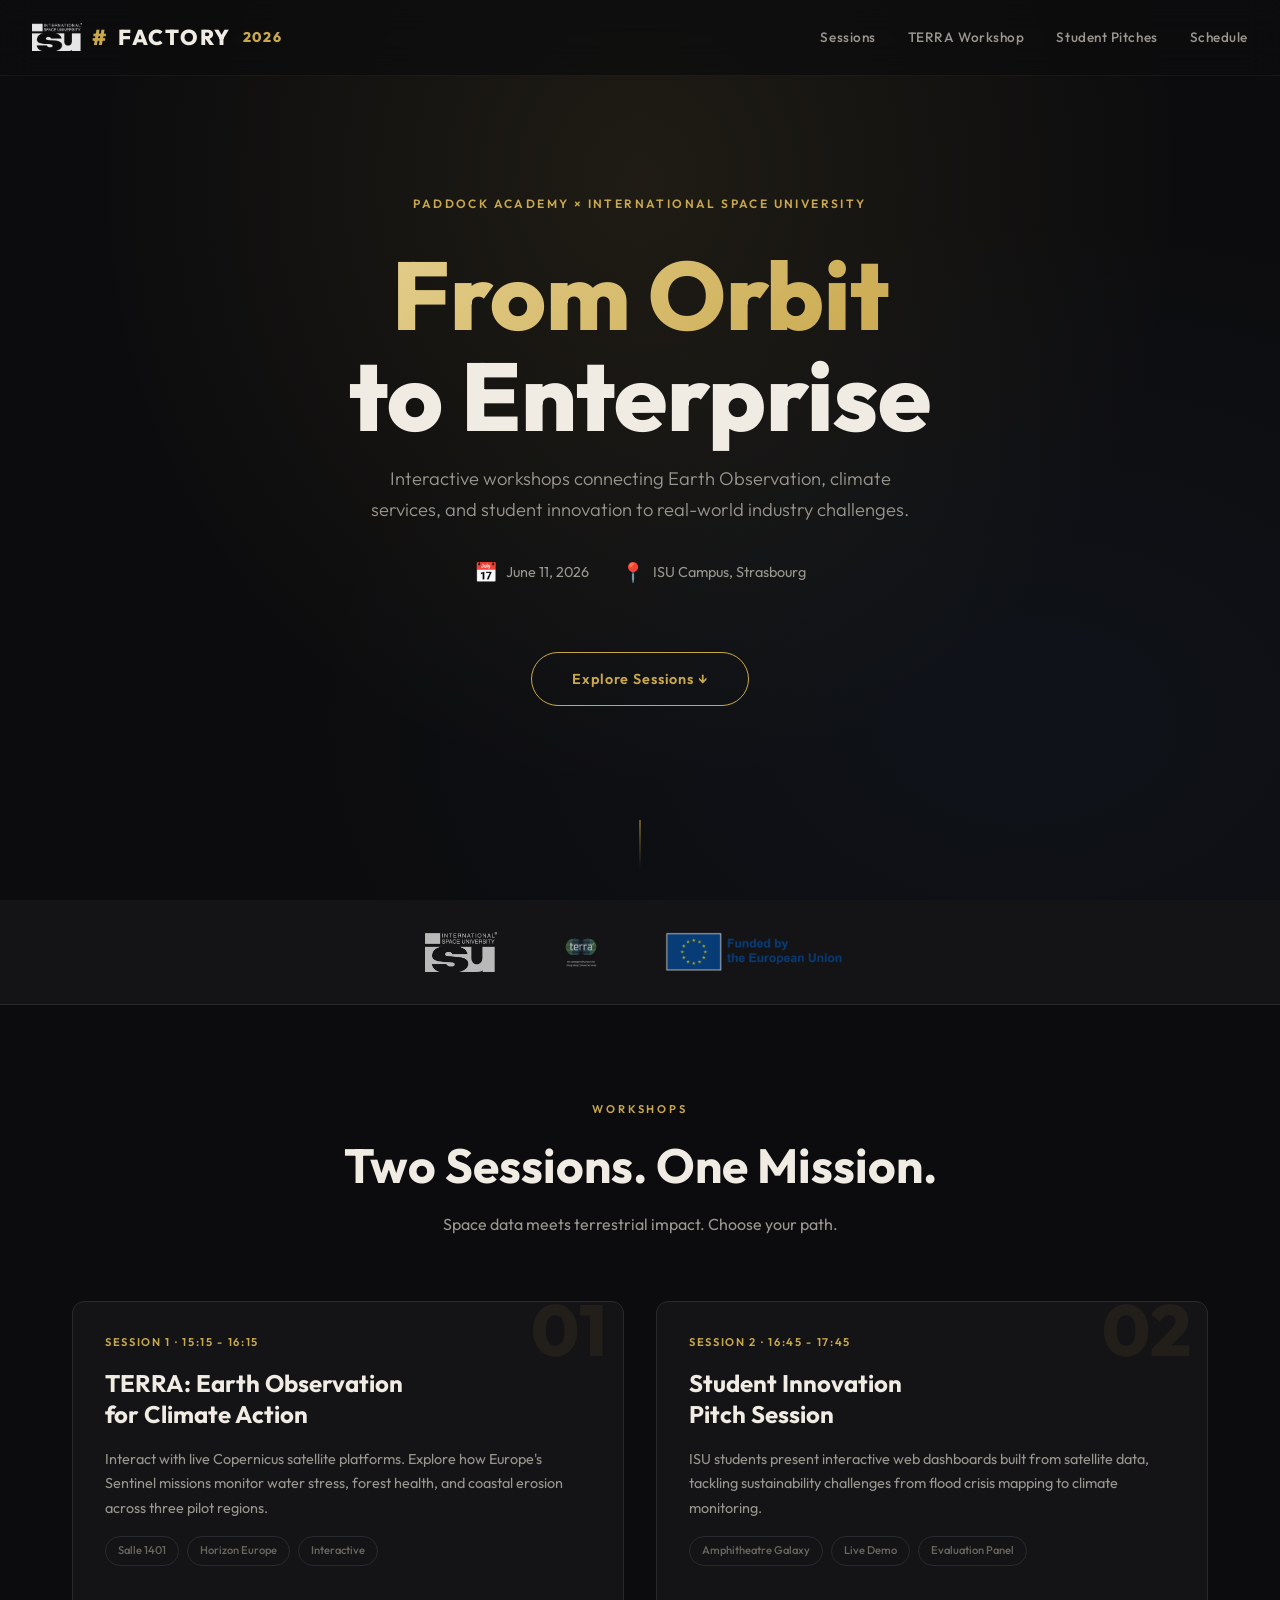
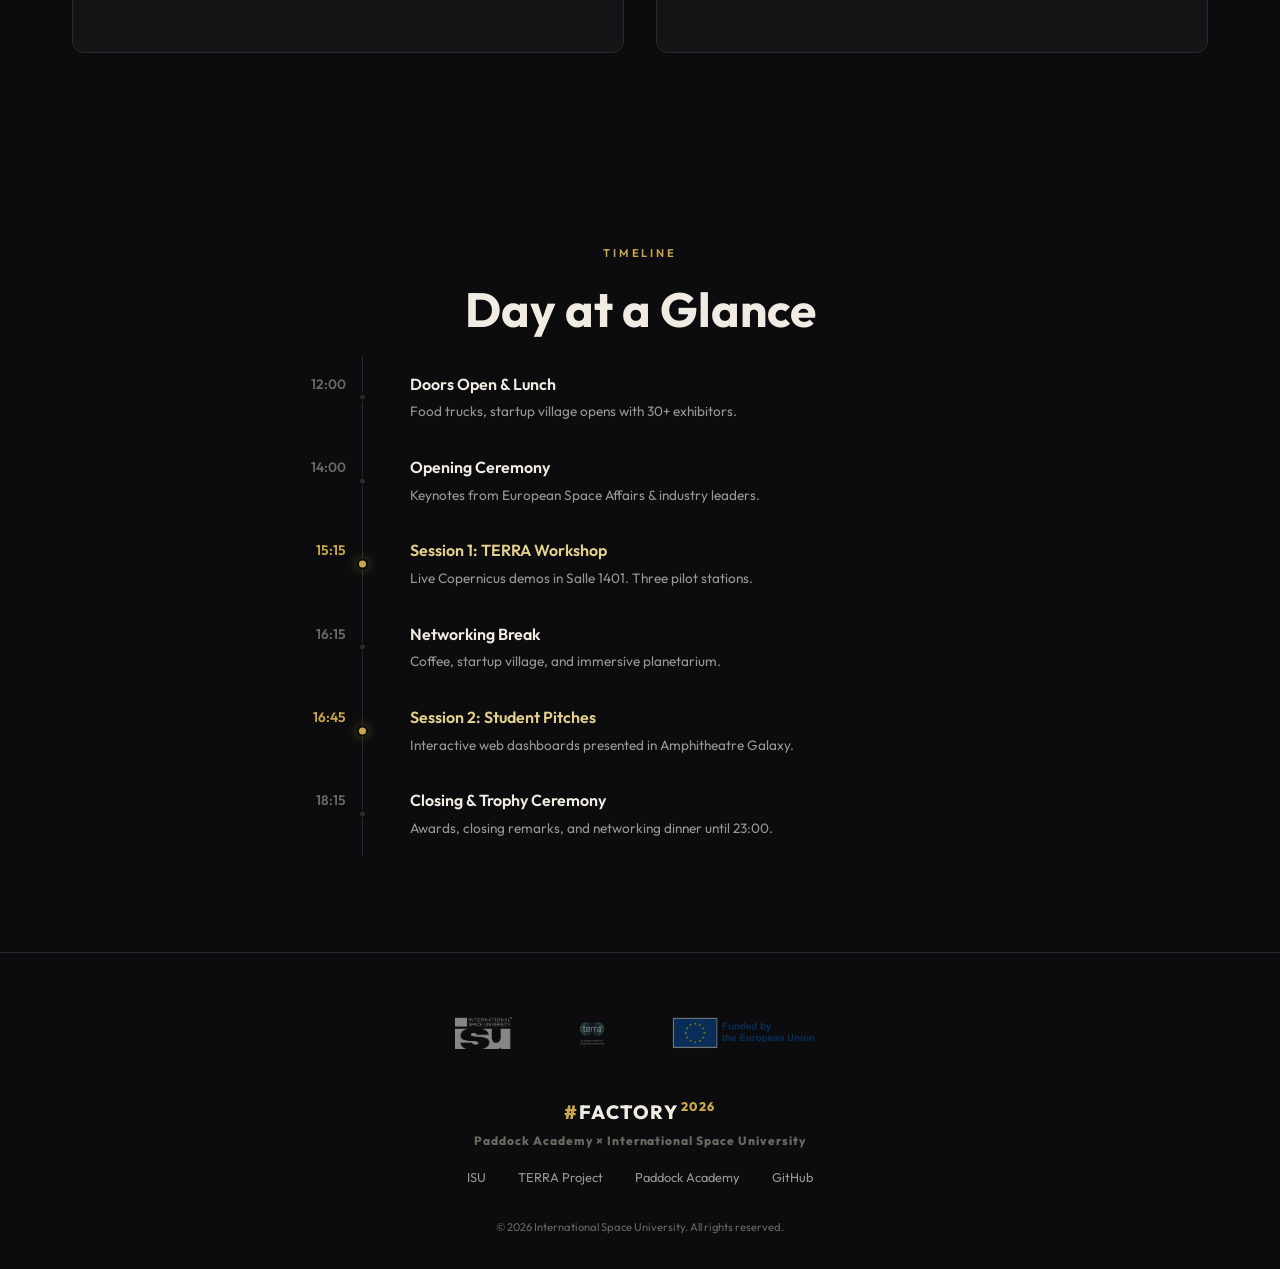
<file: index.html>
<!DOCTYPE html>
<html lang="en">
<head>
    <meta charset="UTF-8">
    <meta name="viewport" content="width=device-width, initial-scale=1.0">
    <meta name="description" content="Factory 2026 ISU Workshops: TERRA Earth Observation & Student Innovation Pitches at Paddock Academy, Strasbourg">
    <title>Factory 2026 | ISU Workshops</title>
    <link rel="preconnect" href="https://fonts.googleapis.com">
    <link rel="preconnect" href="https://fonts.gstatic.com" crossorigin>
    <link href="https://fonts.googleapis.com/css2?family=Outfit:wght@300;400;500;600;700;800&display=swap" rel="stylesheet">
    <link rel="stylesheet" href="style.css">
</head>
<body>

    <!-- ═══════════════════════════════════════════ -->
    <!-- HERO / LANDING                              -->
    <!-- ═══════════════════════════════════════════ -->
    <header id="hero">
        <div class="hero-overlay"></div>
        <nav class="top-nav">
            <div class="nav-brand">
                <img src="images/isu-logo.png" alt="ISU" class="nav-logo">
                <span class="brand-hash">#</span>FACTORY<span class="brand-year">2026</span>
            </div>
            <ul class="nav-links">
                <li><a href="#sessions">Sessions</a></li>
                <li><a href="terra.html">TERRA Workshop</a></li>
                <li><a href="pitches.html">Student Pitches</a></li>
                <li><a href="#schedule">Schedule</a></li>
            </ul>
        </nav>
        <div class="hero-content">
            <p class="hero-tag">PADDOCK ACADEMY &times; INTERNATIONAL SPACE UNIVERSITY</p>
            <h1 class="hero-title">
                <span class="title-line-1">From Orbit</span>
                <span class="title-line-2">to Enterprise</span>
            </h1>
            <p class="hero-subtitle">
                Interactive workshops connecting Earth Observation, climate services, and student innovation to real-world industry challenges.
            </p>
            <div class="hero-meta">
                <div class="meta-item">
                    <span class="meta-icon">📅</span>
                    <span>June 11, 2026</span>
                </div>
                <div class="meta-item">
                    <span class="meta-icon">📍</span>
                    <span>ISU Campus, Strasbourg</span>
                </div>
            </div>
            <a href="#sessions" class="hero-cta">Explore Sessions &darr;</a>
        </div>
        <div class="hero-scroll-indicator">
            <div class="scroll-line"></div>
        </div>
    </header>

    <!-- ═══════════════════════════════════════════ -->
    <!-- PARTNER LOGOS                               -->
    <!-- ═══════════════════════════════════════════ -->
    <div class="logo-strip">
        <div class="container logo-strip-inner">
            <img src="images/isu-logo.png" alt="International Space University" class="partner-logo partner-logo-invert">
            <img src="images/terra-logo.png" alt="TERRA Horizon Europe" class="partner-logo">
            <img src="images/eu-funded.png" alt="Funded by the European Union" class="partner-logo">
        </div>
    </div>

    <!-- ═══════════════════════════════════════════ -->
    <!-- SESSION CARDS                               -->
    <!-- ═══════════════════════════════════════════ -->
    <section id="sessions" class="sessions-section">
        <div class="container">
            <p class="section-tag">Workshops</p>
            <h2 class="section-title">Two Sessions. One Mission.</h2>
            <p class="section-desc">Space data meets terrestrial impact. Choose your path.</p>

            <div class="session-grid">
                <!-- Session 1: TERRA -->
                <a href="terra.html" class="session-card" id="card-terra">
                    <div class="card-number">01</div>
                    <div class="card-badge">Session 1 &middot; 15:15 - 16:15</div>
                    <h3 class="card-title">TERRA: Earth Observation<br>for Climate Action</h3>
                    <p class="card-desc">
                        Interact with live Copernicus satellite platforms. Explore how Europe's Sentinel missions monitor water stress, forest health, and coastal erosion across three pilot regions.
                    </p>
                    <div class="card-details">
                        <span class="detail-chip">Salle 1401</span>
                        <span class="detail-chip">Horizon Europe</span>
                        <span class="detail-chip">Interactive</span>
                    </div>
                    <div class="card-arrow">&rarr;</div>
                </a>

                <!-- Session 2: Student Pitches -->
                <a href="pitches.html" class="session-card" id="card-pitches">
                    <div class="card-number">02</div>
                    <div class="card-badge">Session 2 &middot; 16:45 - 17:45</div>
                    <h3 class="card-title">Student Innovation<br>Pitch Session</h3>
                    <p class="card-desc">
                        ISU students present interactive web dashboards built from satellite data, tackling sustainability challenges from flood crisis mapping to climate monitoring.
                    </p>
                    <div class="card-details">
                        <span class="detail-chip">Amphitheatre Galaxy</span>
                        <span class="detail-chip">Live Demo</span>
                        <span class="detail-chip">Evaluation Panel</span>
                    </div>
                    <div class="card-arrow">&rarr;</div>
                </a>
            </div>
        </div>
    </section>

    <!-- ═══════════════════════════════════════════ -->
    <!-- SCHEDULE                                    -->
    <!-- ═══════════════════════════════════════════ -->
    <section id="schedule" class="schedule-section">
        <div class="container">
            <p class="section-tag">Timeline</p>
            <h2 class="section-title">Day at a Glance</h2>

            <div class="timeline">
                <div class="timeline-item">
                    <div class="tl-time">12:00</div>
                    <div class="tl-content">
                        <h4>Doors Open &amp; Lunch</h4>
                        <p>Food trucks, startup village opens with 30+ exhibitors.</p>
                    </div>
                </div>
                <div class="timeline-item">
                    <div class="tl-time">14:00</div>
                    <div class="tl-content">
                        <h4>Opening Ceremony</h4>
                        <p>Keynotes from European Space Affairs &amp; industry leaders.</p>
                    </div>
                </div>
                <div class="timeline-item active">
                    <div class="tl-time">15:15</div>
                    <div class="tl-content">
                        <h4>Session 1: TERRA Workshop</h4>
                        <p>Live Copernicus demos in Salle 1401. Three pilot stations.</p>
                    </div>
                </div>
                <div class="timeline-item">
                    <div class="tl-time">16:15</div>
                    <div class="tl-content">
                        <h4>Networking Break</h4>
                        <p>Coffee, startup village, and immersive planetarium.</p>
                    </div>
                </div>
                <div class="timeline-item active">
                    <div class="tl-time">16:45</div>
                    <div class="tl-content">
                        <h4>Session 2: Student Pitches</h4>
                        <p>Interactive web dashboards presented in Amphitheatre Galaxy.</p>
                    </div>
                </div>
                <div class="timeline-item">
                    <div class="tl-time">18:15</div>
                    <div class="tl-content">
                        <h4>Closing &amp; Trophy Ceremony</h4>
                        <p>Awards, closing remarks, and networking dinner until 23:00.</p>
                    </div>
                </div>
            </div>
        </div>
    </section>

    <!-- ═══════════════════════════════════════════ -->
    <!-- FOOTER                                      -->
    <!-- ═══════════════════════════════════════════ -->
    <footer class="site-footer">
        <div class="container footer-inner">
            <div class="footer-logos">
                <img src="images/isu-logo.png" alt="ISU" class="footer-logo footer-logo-invert">
                <img src="images/terra-logo.png" alt="TERRA" class="footer-logo">
                <img src="images/eu-funded.png" alt="EU Funded" class="footer-logo">
            </div>
            <div class="footer-brand">
                <span class="brand-hash">#</span>FACTORY<span class="brand-year">2026</span>
                <p class="footer-sub">Paddock Academy &times; International Space University</p>
            </div>
            <div class="footer-links">
                <a href="https://www.isunet.edu" target="_blank" rel="noopener">ISU</a>
                <a href="https://terra-horizon.eu" target="_blank" rel="noopener">TERRA Project</a>
                <a href="https://paddock-academy.eu" target="_blank" rel="noopener">Paddock Academy</a>
                <a href="https://github.com/sounny/factory26" target="_blank" rel="noopener">GitHub</a>
            </div>
            <p class="footer-copy">&copy; 2026 International Space University. All rights reserved.</p>
        </div>
    </footer>

    <script src="main.js"></script>
</body>
</html>
</file>
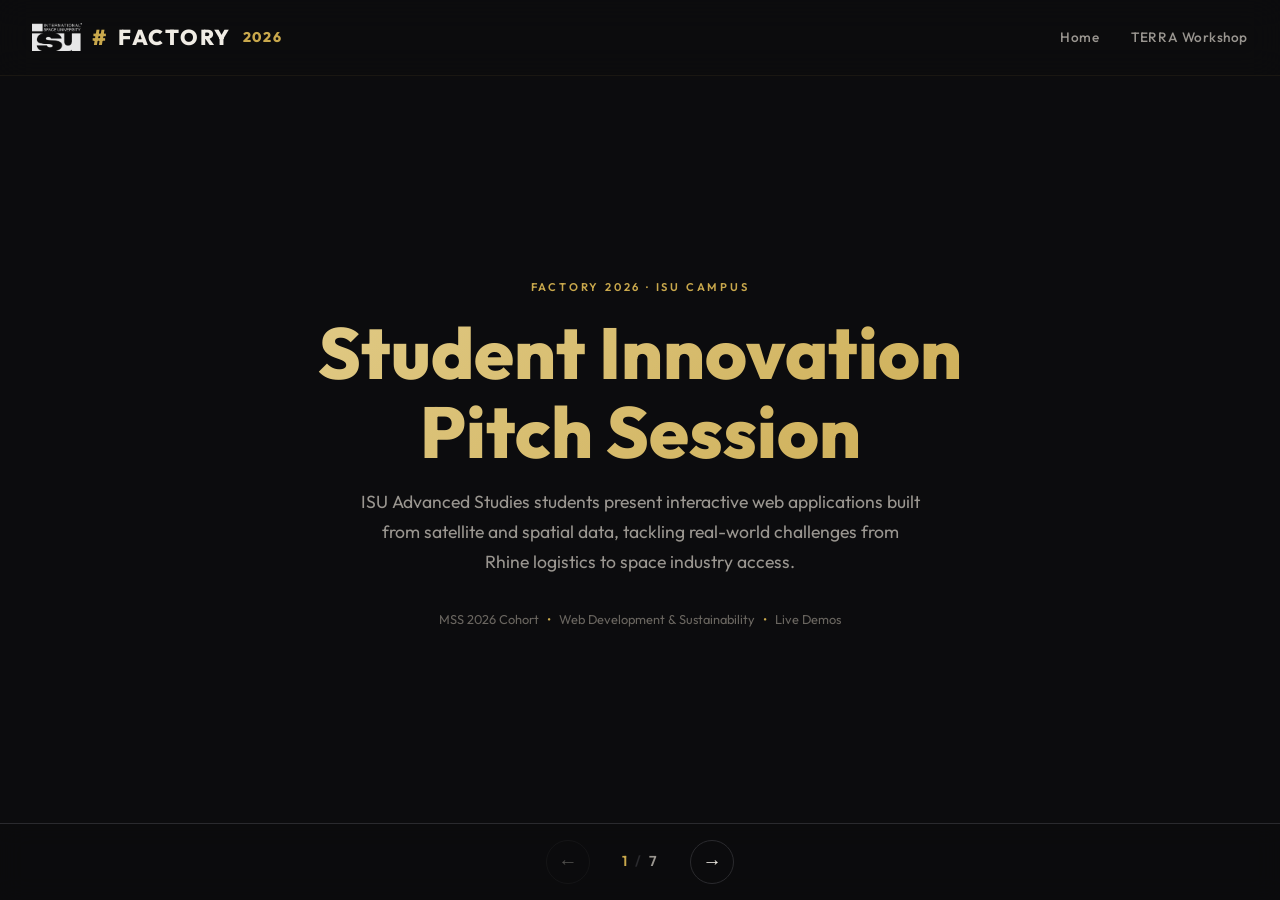
<file: pitches.html>
<!DOCTYPE html>
<html lang="en">
<head>
    <meta charset="UTF-8">
    <meta name="viewport" content="width=device-width, initial-scale=1.0">
    <meta name="description" content="ISU MSS26 Student Innovation Pitches: LogiRhein Live, ABIL, GiveMeSpace Marketplace, and NodeSpace at Factory 2026">
    <title>Student Pitches | Factory 2026</title>
    <link rel="preconnect" href="https://fonts.googleapis.com">
    <link rel="preconnect" href="https://fonts.gstatic.com" crossorigin>
    <link href="https://fonts.googleapis.com/css2?family=Outfit:wght@300;400;500;600;700;800&display=swap" rel="stylesheet">
    <link rel="stylesheet" href="style.css">
    <link rel="stylesheet" href="presentation.css">
</head>
<body>

    <nav class="top-nav">
        <a href="index.html" class="nav-brand">
            <img src="images/isu-logo.png" alt="ISU" class="nav-logo">
            <span class="brand-hash">#</span>FACTORY<span class="brand-year">2026</span>
        </a>
        <ul class="nav-links">
            <li><a href="index.html">Home</a></li>
            <li><a href="terra.html">TERRA Workshop</a></li>
        </ul>
    </nav>

    <!-- ═══════════════════════════════════════════ -->
    <!-- PRESENTATION SLIDES                        -->
    <!-- ═══════════════════════════════════════════ -->
    <main class="presentation" id="pitches">
        <div class="slide-container">

            <!-- SLIDE 1: Title -->
            <section class="slide active" data-slide="0">
                <div class="slide-inner slide-center">
                    <p class="slide-tag">Factory 2026 &middot; ISU Campus</p>
                    <h1 class="slide-hero-title">
                        Student Innovation<br>Pitch Session
                    </h1>
                    <p class="slide-subtitle">
                        ISU Advanced Studies students present interactive web applications built from satellite and spatial data, tackling real-world challenges from Rhine logistics to space industry access.
                    </p>
                    <div class="slide-meta">
                        <span>MSS 2026 Cohort</span>
                        <span class="meta-sep">&bull;</span>
                        <span>Web Development &amp; Sustainability</span>
                        <span class="meta-sep">&bull;</span>
                        <span>Live Demos</span>
                    </div>
                </div>
            </section>

            <!-- SLIDE 2: The Course -->
            <section class="slide" data-slide="1">
                <div class="slide-inner">
                    <p class="slide-tag">Advanced Studies 2026</p>
                    <h2>Building Earth Observation Dashboards</h2>
                    <div class="slide-grid-2">
                        <div>
                            <p class="slide-body">
                                Over two intensive weeks, MSS26 students learned to build interactive web applications that transform satellite and geospatial data into decision-making tools. The course: 20% lecture, 80% hands-on coding.
                            </p>
                            <ul class="slide-list">
                                <li>Real satellite and spatial data (Copernicus, OpenData)</li>
                                <li>Interactive maps with Leaflet.js and modern JavaScript</li>
                                <li>Deployed publicly on GitHub Pages</li>
                                <li>5-minute pitch + live demo format</li>
                            </ul>
                        </div>
                        <div>
                            <div class="stat-grid" style="display:grid; grid-template-columns:1fr 1fr; gap:1rem;">
                                <div class="stat-box">
                                    <div class="stat-number">3</div>
                                    <div class="stat-label">Web App Projects</div>
                                </div>
                                <div class="stat-box">
                                    <div class="stat-number">20+</div>
                                    <div class="stat-label">Student Developers</div>
                                </div>
                                <div class="stat-box">
                                    <div class="stat-number">2</div>
                                    <div class="stat-label">Weeks of Coding</div>
                                </div>
                                <div class="stat-box">
                                    <div class="stat-number">80%</div>
                                    <div class="stat-label">Hands-On</div>
                                </div>
                            </div>
                        </div>
                    </div>
                </div>
            </section>

            <!-- SLIDE 3: LogiRhein Live -->
            <section class="slide" data-slide="2">
                <div class="slide-inner">
                    <p class="slide-tag">Project 1</p>
                    <h2>🚢 LogiRhein Live</h2>
                    <div class="slide-grid-2">
                        <div>
                            <p class="slide-body" style="font-size:1.15rem; font-weight:500; color:var(--gold);">
                                Le Rhin, en direct. The Rhine, live.
                            </p>
                            <p class="slide-body">
                                An immersive scrollytelling web application that visualizes how Rhine water levels directly impact Europe's most critical inland shipping corridor, right here through Strasbourg.
                            </p>
                            <ul class="slide-list">
                                <li><strong>The crisis:</strong> In 2018, record low water at the Kaub gauge paralyzed Rhine shipping for months, costing billions</li>
                                <li><strong>The cascade:</strong> Low water &rarr; reduced cargo &rarr; factory shutdowns &rarr; consumer price spikes</li>
                                <li><strong>The tool:</strong> Interactive gauge simulator, real-time data layers, and economic impact calculator</li>
                                <li><strong>Local connection:</strong> "Strasbourg: NOUS SOMMES ICI" on the Rhine corridor map</li>
                            </ul>
                            <a href="https://arhimatrix.github.io/LOGIRHEINLIVE-FR/index-fr.html" target="_blank" rel="noopener" style="display:inline-block; margin-top:1rem; padding:0.6rem 1.4rem; background:var(--gold); color:#0a0a0a; border-radius:6px; text-decoration:none; font-weight:600; font-size:0.9rem;">
                                &#x2197; View Live App
                            </a>
                        </div>
                        <div style="display:flex; flex-direction:column; gap:1rem;">
                            <div class="pilot-card">
                                <h3 style="color:var(--gold); margin-bottom:0.5rem;">Key Features</h3>
                                <ul class="slide-list" style="font-size:0.85rem; margin-bottom:1.5rem;">
                                    <li>3D globe zoom to Rhine corridor</li>
                                    <li>Historical crisis timeline (2018 &amp; 2022)</li>
                                    <li>Interactive water level gauge</li>
                                    <li>Economic cascade visualization</li>
                                    <li>Bilingual (FR/EN) with live data</li>
                                </ul>
                                <p class="slide-tag" style="margin-bottom:0.5rem; font-size:0.75rem;">The Team</p>
                                <div style="display:flex; flex-wrap:wrap; gap:0.4rem; justify-content:center;">
                                    <span style="background:rgba(201,168,76,0.15); border:1px solid var(--gold); color:var(--gold); padding:0.25rem 0.6rem; border-radius:99px; font-size:0.75rem;">Aruna</span>
                                    <span style="background:rgba(201,168,76,0.15); border:1px solid var(--gold); color:var(--gold); padding:0.25rem 0.6rem; border-radius:99px; font-size:0.75rem;">Aastha</span>
                                    <span style="background:rgba(201,168,76,0.15); border:1px solid var(--gold); color:var(--gold); padding:0.25rem 0.6rem; border-radius:99px; font-size:0.75rem;">Nina</span>
                                </div>
                            </div>
                        </div>
                    </div>
                </div>
            </section>

            <!-- SLIDE 4: ABIL -->
            <section class="slide" data-slide="3">
                <div class="slide-inner">
                    <p class="slide-tag">Project 2</p>
                    <h2>🌍 ABIL</h2>
                    <div class="slide-grid-2">
                        <div>
                            <p class="slide-body" style="font-size:1.15rem; font-weight:500; color:var(--gold);">
                                Sustainability, seen from space.
                            </p>
                            <p class="slide-body">
                                A premium, high-resolution Earth Observation platform that turns every satellite pass into a traceable environmental score per asset, mapping real-time data to international regulations.
                            </p>
                            <ul class="slide-list">
                                <li><strong>Traceable metrics:</strong> Fuses carbon footprint, optical, and thermal satellite observations</li>
                                <li><strong>Asset-level scores:</strong> Environmental ratings updated automatically with each orbit</li>
                                <li><strong>Interactive UI:</strong> Deep, clean mapping and data dashboards tailored for ESG compliance</li>
                            </ul>
                            <a href="https://clearesg.vercel.app/" target="_blank" rel="noopener" style="display:inline-block; margin-top:1rem; padding:0.6rem 1.4rem; background:var(--gold); color:#0a0a0a; border-radius:6px; text-decoration:none; font-weight:600; font-size:0.9rem;">
                                &#x2197; View Live App
                            </a>
                        </div>
                        <div style="display:flex; flex-direction:column; gap:1rem;">
                            <div class="pilot-card" style="text-align:center; padding:1.5rem;">
                                <div style="font-size:2.5rem; margin-bottom:0.5rem;">🛰️</div>
                                <p style="color:var(--gold); font-weight:600; margin-bottom:1rem;">Live Demo During Pitch</p>
                                <p class="slide-tag" style="margin-bottom:0.5rem; font-size:0.75rem;">The Team</p>
                                <div style="display:flex; flex-wrap:wrap; gap:0.4rem; justify-content:center;">
                                    <span style="background:rgba(201,168,76,0.15); border:1px solid var(--gold); color:var(--gold); padding:0.25rem 0.6rem; border-radius:99px; font-size:0.75rem;">Michael</span>
                                    <span style="background:rgba(201,168,76,0.15); border:1px solid var(--gold); color:var(--gold); padding:0.25rem 0.6rem; border-radius:99px; font-size:0.75rem;">Nobert</span>
                                    <span style="background:rgba(201,168,76,0.15); border:1px solid var(--gold); color:var(--gold); padding:0.25rem 0.6rem; border-radius:99px; font-size:0.75rem;">Kenneth McFarland</span>
                                    <span style="background:rgba(201,168,76,0.15); border:1px solid var(--gold); color:var(--gold); padding:0.25rem 0.6rem; border-radius:99px; font-size:0.75rem;">Jerry</span>
                                </div>
                            </div>
                        </div>
                    </div>
                </div>
            </section>

            <!-- SLIDE 5: GiveMeSpace Marketplace -->
            <section class="slide" data-slide="4">
                <div class="slide-inner">
                    <p class="slide-tag">Project 3</p>
                    <h2>🚀 GiveMeSpace Marketplace</h2>
                    <div class="slide-grid-2">
                        <div>
                            <p class="slide-body" style="font-size:1.15rem; font-weight:500; color:var(--gold);">
                                Everything and Anything Space.
                            </p>
                            <p class="slide-body">
                                The world's first curated marketplace dedicated entirely to the space sector. It serves as a unified, trusted hub connecting space agencies, startups, creators, and space enthusiasts to trade space products and services.
                            </p>
                            <ul class="slide-list">
                                <li><strong>Unified platform:</strong> Bridges the gap between space providers and enterprise buyers</li>
                                <li><strong>Cosmic UX:</strong> Features a high-fidelity visual search engine and vendor dashboard</li>
                                <li><strong>E-commerce built for orbit:</strong> Clean onboarding process for space sector vendors</li>
                            </ul>
                            <a href="https://give-me-space.web.app" target="_blank" rel="noopener" style="display:inline-block; margin-top:1rem; padding:0.6rem 1.4rem; background:var(--gold); color:#0a0a0a; border-radius:6px; text-decoration:none; font-weight:600; font-size:0.9rem;">
                                &#x2197; View Live App
                            </a>
                        </div>
                        <div style="display:flex; flex-direction:column; gap:1rem;">
                            <div class="pilot-card" style="text-align:center; padding:1.5rem;">
                                <div style="font-size:2.5rem; margin-bottom:0.5rem;">🛒</div>
                                <p style="color:var(--gold); font-weight:600; margin-bottom:1rem;">Live Demo During Pitch</p>
                                <p class="slide-tag" style="margin-bottom:0.5rem; font-size:0.75rem;">The Team</p>
                                <div style="display:flex; flex-wrap:wrap; gap:0.4rem; justify-content:center;">
                                    <span style="background:rgba(201,168,76,0.15); border:1px solid var(--gold); color:var(--gold); padding:0.25rem 0.6rem; border-radius:99px; font-size:0.75rem;">Raul</span>
                                    <span style="background:rgba(201,168,76,0.15); border:1px solid var(--gold); color:var(--gold); padding:0.25rem 0.6rem; border-radius:99px; font-size:0.75rem;">Venu</span>
                                    <span style="background:rgba(201,168,76,0.15); border:1px solid var(--gold); color:var(--gold); padding:0.25rem 0.6rem; border-radius:99px; font-size:0.75rem;">and team</span>
                                </div>
                            </div>
                        </div>
                    </div>
                </div>
            </section>

            <!-- SLIDE 6: NodeSpace (Entrepreneurship Winner) -->
            <section class="slide" data-slide="5">
                <div class="slide-inner">
                    <p class="slide-tag" style="color:var(--gold);">&#x1F3C6; Entrepreneurship Award Winner</p>
                    <h2>NodeSpace</h2>
                    <div class="slide-grid-2">
                        <div>
                            <p class="slide-body" style="font-size:1.1rem; font-weight:500; color:var(--gold);">
                                Winner of the AS 2026 Entrepreneurship Award. Keynote pitch at the Factory 2026 closing ceremony.
                            </p>
                            <p class="slide-body">
                                Selected from the Data Room Development for Startup Fundraising course, this team will present their venture concept to the full Factory 2026 audience of industry professionals, investors, and institutional leaders.
                            </p>
                            <a href="https://nodespace-f7bc2.web.app" target="_blank" rel="noopener" style="display:inline-block; margin-top:1rem; padding:0.6rem 1.4rem; background:var(--gold); color:#0a0a0a; border-radius:6px; text-decoration:none; font-weight:600; font-size:0.9rem;">
                                &#x2197; View Live App
                            </a>
                            <div style="margin-top:1.5rem;">
                                <p class="slide-tag" style="margin-bottom:0.8rem;">The Team</p>
                                <div style="display:flex; flex-wrap:wrap; gap:0.5rem;">
                                    <span style="background:rgba(201,168,76,0.15); border:1px solid var(--gold); color:var(--gold); padding:0.35rem 0.8rem; border-radius:99px; font-size:0.85rem;">Zoe</span>
                                    <span style="background:rgba(201,168,76,0.15); border:1px solid var(--gold); color:var(--gold); padding:0.35rem 0.8rem; border-radius:99px; font-size:0.85rem;">Nikki</span>
                                    <span style="background:rgba(201,168,76,0.15); border:1px solid var(--gold); color:var(--gold); padding:0.35rem 0.8rem; border-radius:99px; font-size:0.85rem;">Yankit</span>
                                    <span style="background:rgba(201,168,76,0.15); border:1px solid var(--gold); color:var(--gold); padding:0.35rem 0.8rem; border-radius:99px; font-size:0.85rem;">Gio</span>
                                    <span style="background:rgba(201,168,76,0.15); border:1px solid var(--gold); color:var(--gold); padding:0.35rem 0.8rem; border-radius:99px; font-size:0.85rem;">Darius</span>
                                </div>
                            </div>
                        </div>
                        <div style="display:flex; align-items:center; justify-content:center;">
                            <div class="pilot-card" style="text-align:center; padding:2rem; border-color:var(--gold);">
                                <div style="font-size:3.5rem; margin-bottom:0.5rem;">🏆</div>
                                <p style="color:var(--gold); font-weight:700; font-size:1.1rem;">Closing Ceremony</p>
                                <p style="font-size:0.85rem; color:rgba(255,255,255,0.6); margin-top:0.5rem;">Keynote Pitch</p>
                                <p style="font-size:0.75rem; color:rgba(255,255,255,0.4); margin-top:0.3rem;">Supervised by Prof. Geraud Gaillard</p>
                            </div>
                        </div>
                    </div>
                </div>
            </section>

            <!-- SLIDE 7: Closing -->
            <section class="slide" data-slide="6">
                <div class="slide-inner slide-center">
                    <p class="slide-tag">From Classroom to Factory Floor</p>
                    <h2 style="max-width:18ch; margin:0 auto;">The Next Generation Builds.</h2>
                    <p class="slide-body" style="max-width: 560px; margin: 1rem auto 0;">
                        These projects demonstrate how ISU students translate satellite data and space industry knowledge into tangible applications with real-world impact. From Rhine logistics to space marketplaces, from EO dashboards to startup pitches.
                    </p>
                    <p class="slide-body" style="max-width: 480px; margin: 1.5rem auto 0; color:var(--gold); font-weight:500;">
                        Meet the teams at the Student Table in the Startup Village.
                    </p>
                    <div class="slide-meta" style="margin-top: var(--space-md);">
                        <span>Dr. Moulay Anwar Sounny-Slitine</span>
                        <span class="meta-sep">&bull;</span>
                        <span>ISU Advanced Studies</span>
                    </div>
                    <div class="slide-meta" style="margin-top: 0.5rem;">
                        <span>Prof. Geraud Gaillard</span>
                        <span class="meta-sep">&bull;</span>
                        <span>ISU Entrepreneurship</span>
                    </div>
                </div>
            </section>

        </div>

        <!-- Slide Controls -->
        <div class="slide-controls">
            <button class="slide-btn" id="prev-btn" aria-label="Previous slide">&larr;</button>
            <div class="slide-progress">
                <span class="slide-current">1</span>
                <span class="slide-sep">/</span>
                <span class="slide-total">7</span>
            </div>
            <button class="slide-btn" id="next-btn" aria-label="Next slide">&rarr;</button>
        </div>
    </main>

    <script src="slides.js?v=2"></script>
</body>
</html>
</file>
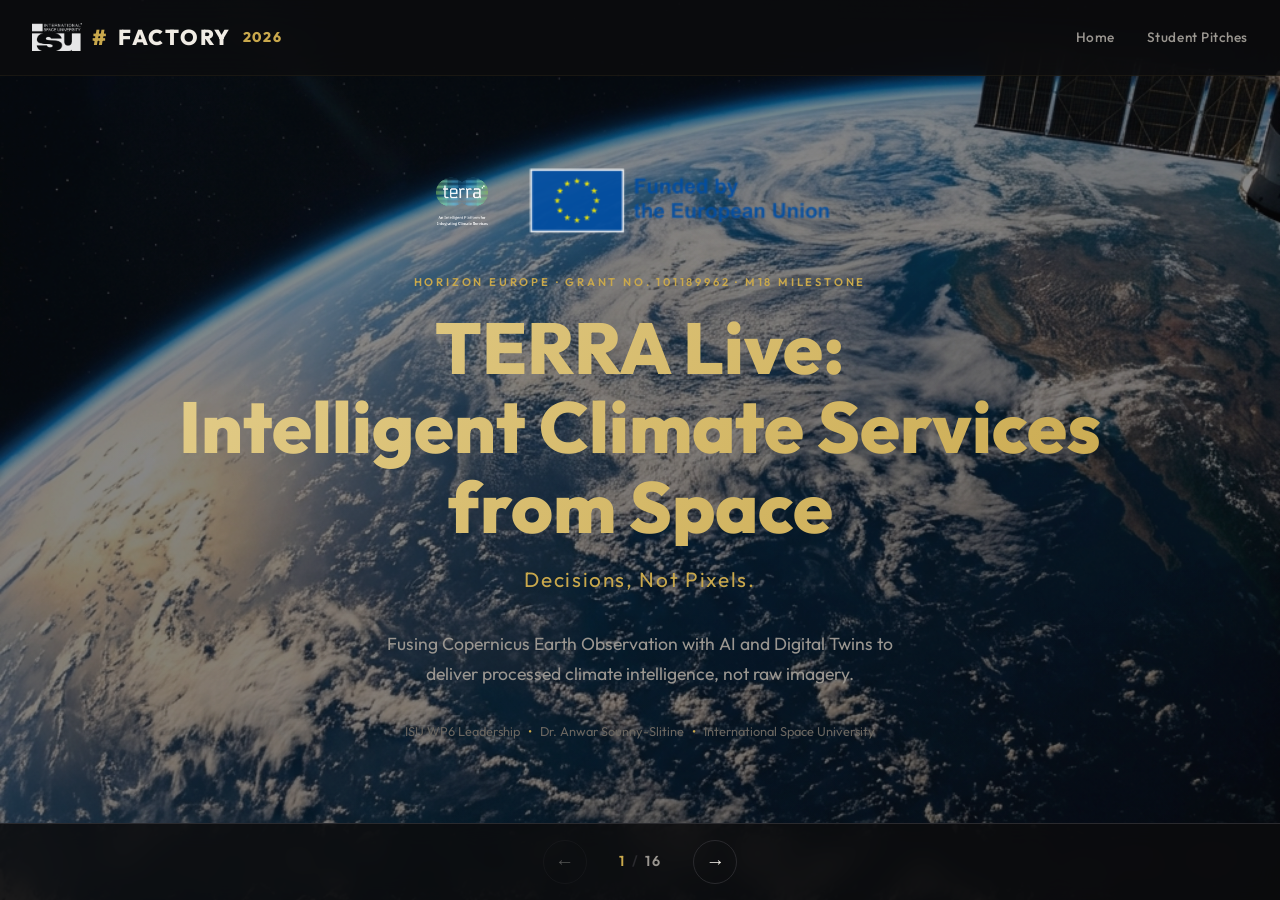
<file: terra.html>
<!DOCTYPE html>
<html lang="en">
<head>
    <meta charset="UTF-8">
    <meta name="viewport" content="width=device-width, initial-scale=1.0">
    <meta name="description" content="TERRA Workshop: Interactive Copernicus Earth Observation Demos for Climate Action at Factory 2026">
    <title>TERRA Workshop | Factory 2026</title>
    <link rel="preconnect" href="https://fonts.googleapis.com">
    <link rel="preconnect" href="https://fonts.gstatic.com" crossorigin>
    <link href="https://fonts.googleapis.com/css2?family=Outfit:wght@300;400;500;600;700;800&display=swap" rel="stylesheet">
    <link rel="stylesheet" href="style.css">
    <link rel="stylesheet" href="presentation.css">
    <style>
        .slide-bg-iss {
            background: linear-gradient(rgba(12, 12, 14, 0.82), rgba(12, 12, 14, 0.88)), url('images/earth-iss.png') no-repeat center center;
            background-size: cover;
            overflow: hidden;
        }
        .video-background {
            position: absolute;
            top: 0;
            left: 0;
            width: 100%;
            height: 100%;
            z-index: 1;
            overflow: hidden;
            pointer-events: none;
        }
        .video-background video {
            width: 100%;
            height: 100%;
            object-fit: cover;
            opacity: 0.42; /* Vibrant background visibility */
            mix-blend-mode: screen;
        }
        .slide-image {
            width: 100%;
            max-width: 420px;
            border-radius: var(--radius);
            border: 1px solid var(--dark-border);
            box-shadow: 0 8px 30px rgba(0, 0, 0, 0.4);
            transition: border-color var(--speed) var(--ease);
        }
        .slide-image:hover {
            border-color: rgba(201, 168, 76, 0.4);
        }
        .phone-mockup {
            max-width: 250px;
            border-radius: 24px;
            border: 4px solid var(--dark-border);
            box-shadow: 0 12px 40px rgba(0, 0, 0, 0.6);
            margin: 1rem auto 0;
            display: block;
            background: #000;
            transition: all var(--speed) var(--ease);
        }
        .phone-mockup:hover {
            border-color: rgba(201, 168, 76, 0.5);
            transform: scale(1.02);
        }
        .student-showcase-grid {
            display: grid;
            grid-template-columns: repeat(2, 1fr);
            gap: 1rem;
            margin-top: 1rem;
        }
        .student-project-card {
            padding: 1.25rem;
            background: var(--dark-card);
            border: 1px solid var(--dark-border);
            border-radius: var(--radius-sm);
            transition: all var(--speed) var(--ease);
        }
        .student-project-card:hover {
            border-color: rgba(201, 168, 76, 0.3);
            transform: translateY(-2px);
        }
        .student-project-title {
            font-size: 1rem;
            font-weight: 700;
            color: var(--gold-light);
            margin-bottom: 0.25rem;
            display: flex;
            align-items: center;
            gap: 0.4rem;
        }
        .student-project-desc {
            font-size: 0.8rem;
            color: var(--text-muted);
            line-height: 1.5;
        }
        @media (max-width: 768px) {
            .student-showcase-grid {
                grid-template-columns: 1fr;
            }
        }

        /* ── SATELLITE HOVER OVERLAYS ──────────────────────────────── */
        .sentinel-hover-card {
            position: relative;
            overflow: hidden;
        }
        .sentinel-image-overlay {
            position: absolute;
            inset: 0;
            opacity: 0;
            background: rgba(12, 12, 14, 0.96);
            display: flex;
            align-items: center;
            justify-content: center;
            transition: opacity 0.35s var(--speed) var(--ease), transform 0.35s var(--speed) var(--ease);
            transform: scale(1.03);
            pointer-events: none;
            z-index: 5;
            padding: 1.25rem;
        }
        .sentinel-hover-card:hover .sentinel-image-overlay {
            opacity: 1;
            transform: scale(1);
        }
        .sentinel-image-overlay img {
            width: 100%;
            height: 100%;
            object-fit: cover;
            border-radius: var(--radius-sm);
            border: 1px solid rgba(201, 168, 76, 0.3);
        }
        .sentinel-overlay-label {
            position: absolute;
            bottom: 20px;
            left: 50%;
            transform: translateX(-50%);
            background: rgba(12, 12, 14, 0.9);
            color: var(--gold-light);
            padding: 4px 12px;
            font-size: 0.75rem;
            font-weight: 600;
            border-radius: 4px;
            border: 1px solid rgba(201, 168, 76, 0.3);
            white-space: nowrap;
            box-shadow: 0 4px 15px rgba(0,0,0,0.6);
        }

        /* ── SANDBOX DEMO STYLES ────────────────────────────────────── */
        .station-tab-btn {
            background: var(--dark-card);
            border: 1px solid var(--dark-border);
            color: var(--text-muted);
            padding: 0.6rem 1.25rem;
            border-radius: var(--radius-sm);
            font-family: 'Outfit', sans-serif;
            font-size: 0.9rem;
            font-weight: 600;
            cursor: pointer;
            transition: all var(--speed) var(--ease);
        }
        .station-tab-btn:hover {
            border-color: rgba(201, 168, 76, 0.4);
            color: var(--gold-light);
        }
        .station-tab-btn.active {
            background: linear-gradient(135deg, var(--gold-light), var(--gold));
            border-color: var(--gold);
            color: #0c0c0e;
            box-shadow: 0 4px 15px rgba(201, 168, 76, 0.25);
        }
        .compare-slider {
            -webkit-appearance: none;
            appearance: none;
            background: transparent;
        }
        .radar-blip {
            animation: blip-glow 2s infinite;
        }
        @keyframes blip-glow {
            0% { transform: translate(-50%,-50%) scale(0.9); opacity: 0.8; }
            50% { transform: translate(-50%,-50%) scale(1.2); opacity: 1; box-shadow: 0 0 14px #1bfa5c; }
            100% { transform: translate(-50%,-50%) scale(0.9); opacity: 0.8; }
        }
        @keyframes radar-spin {
            from { transform: rotate(0deg); }
            to { transform: rotate(360deg); }
        }
        .year-btn {
            background: #121214;
            border: 1px solid var(--dark-border);
            color: var(--text-muted);
            padding: 0.35rem 0.75rem;
            border-radius: 4px;
            font-size: 0.8rem;
            font-weight: 600;
            cursor: pointer;
            transition: all var(--speed) var(--ease);
            font-family: 'Outfit', sans-serif;
        }
        .year-btn:hover {
            border-color: rgba(255, 95, 109, 0.4);
            color: #ff5f6d;
        }
        .year-btn.active {
            background: #ff5f6d;
            border-color: #ff5f6d;
            color: #fff;
            box-shadow: 0 2px 10px rgba(255, 95, 109, 0.3);
        }

        /* ── LIGHTBOX MODAL ────────────────────────────────────────── */
        .lightbox-modal {
            display: none;
            position: fixed;
            z-index: 1000;
            left: 0;
            top: 0;
            width: 100%;
            height: 100%;
            background-color: rgba(12, 12, 14, 0.95);
            backdrop-filter: blur(10px);
            -webkit-backdrop-filter: blur(10px);
            justify-content: center;
            align-items: center;
            opacity: 0;
            transition: opacity 0.3s ease;
            cursor: zoom-out;
        }
        .lightbox-modal.active {
            display: flex;
            opacity: 1;
        }
        .lightbox-content {
            max-width: 90%;
            max-height: 85%;
            border-radius: var(--radius);
            border: 2px solid rgba(201, 168, 76, 0.3);
            box-shadow: 0 10px 45px rgba(0,0,0,0.85);
            transform: scale(0.95);
            transition: transform 0.3s ease;
        }
        .lightbox-modal.active .lightbox-content {
            transform: scale(1);
        }
        .lightbox-close {
            position: absolute;
            top: 20px;
            right: 30px;
            color: var(--text-primary);
            font-size: 40px;
            font-weight: bold;
            cursor: pointer;
            transition: color var(--speed) var(--ease);
        }
        .lightbox-close:hover {
            color: var(--gold);
        }
        .lightbox-caption {
            position: absolute;
            bottom: 30px;
            color: var(--gold-light);
            font-family: 'Outfit', sans-serif;
            font-size: 0.9rem;
            letter-spacing: 0.05em;
            text-align: center;
            background: rgba(12, 12, 14, 0.85);
            padding: 8px 18px;
            border-radius: 20px;
            border: 1px solid var(--dark-border);
            box-shadow: 0 4px 15px rgba(0,0,0,0.5);
        }
        .clickable-image {
            cursor: zoom-in;
            transition: all var(--speed) var(--ease) !important;
        }
        .clickable-image:hover {
            transform: scale(1.025);
            border-color: rgba(201, 168, 76, 0.5) !important;
            box-shadow: 0 10px 30px rgba(0,0,0,0.6) !important;
        }
        .quiz-option-btn:hover {
            border-color: rgba(201, 168, 76, 0.4) !important;
            color: var(--gold-light) !important;
            background: rgba(255, 255, 255, 0.08) !important;
        }
    </style>
</head>
<body>

    <nav class="top-nav">
        <a href="index.html" class="nav-brand">
            <img src="images/isu-logo.png" alt="ISU" class="nav-logo">
            <span class="brand-hash">#</span>FACTORY<span class="brand-year">2026</span>
        </a>
        <ul class="nav-links">
            <li><a href="index.html">Home</a></li>
            <li><a href="pitches.html">Student Pitches</a></li>
        </ul>
    </nav>

    <main class="presentation" id="terra">
        <div class="slide-container">

            <!-- ══════════════════════════════════════════ -->
            <!-- SLIDE 1: TITLE                            -->
            <!-- ══════════════════════════════════════════ -->
            <section class="slide active slide-bg-iss" data-slide="0">
                <div class="video-background">
                    <video autoplay loop muted playsinline poster="images/earth-iss.png">
                        <source src="https://upload.wikimedia.org/wikipedia/commons/transcoded/3/36/Alexander_Gerst%27s_Earth_timelapses_%282017_reissue%29.webm/Alexander_Gerst%27s_Earth_timelapses_%282017_reissue%29.webm.720p.webm" type="video/webm">
                    </video>
                </div>
                <div class="slide-inner slide-center" style="position: relative; z-index: 2;">
                    <div class="slide-logos" style="gap: 2rem; margin-bottom: 2rem;">
                        <a href="https://terra-horizon.eu/" target="_blank" rel="noopener">
                            <img src="images/terra-logo.png" alt="TERRA" class="slide-logo" style="height: 68px; cursor: pointer; opacity: 0.95;">
                        </a>
                        <a href="https://commission.europa.eu/funding-tenders/find-funding/eu-funding-programmes/horizon-europe_en" target="_blank" rel="noopener">
                            <img src="images/eu-funded.png" alt="EU Funded" class="slide-logo" style="height: 68px; cursor: pointer; opacity: 0.95;">
                        </a>
                    </div>
                    <p class="slide-tag">Horizon Europe &middot; Grant No. 101189962 &middot; M18 Milestone</p>
                    <h1 class="slide-hero-title">
                        TERRA Live:<br>Intelligent Climate Services<br>from Space
                    </h1>
                    <p class="slide-subtitle" style="font-size: 1.3rem; letter-spacing: .08em; color: var(--gold);">
                        Decisions, Not Pixels.
                    </p>
                    <p class="slide-subtitle">
                        Fusing Copernicus Earth Observation with AI and Digital Twins to deliver processed climate intelligence, not raw imagery.
                    </p>
                    <div class="slide-meta">
                        <span>ISU WP6 Leadership</span>
                        <span class="meta-sep">&bull;</span>
                        <span>Dr. Anwar Sounny-Slitine</span>
                        <span class="meta-sep">&bull;</span>
                        <span>International Space University</span>
                    </div>
                </div>
            </section>

            <!-- ══════════════════════════════════════════ -->
            <!-- SLIDE 2: AUDIENCE POLL (THE DISCONNECT)   -->
            <!-- ══════════════════════════════════════════ -->
            <section class="slide" data-slide="1">
                <div class="slide-inner">
                    <p class="slide-tag">Audience Poll</p>
                    <h2>A Silent Revolution</h2>
                    <div class="slide-grid-2">
                        <div>
                            <div class="pilot-card" style="text-align: left; margin-bottom: 1rem; border-left: 3px solid var(--gold);">
                                <h3 style="color: var(--gold-light); margin-bottom: 0.5rem;">Who used GPS today?</h3>
                                <p style="font-size: 0.95rem; line-height: 1.6;">
                                    Almost every hand in the room goes up. You used it for maps, weather, ridesharing, or routing a package. It is completely integrated into daily life.
                                </p>
                            </div>
                            <div class="pilot-card" style="text-align: left; border-left: 3px solid var(--accent-blue);">
                                <h3 style="color: var(--accent-blue); margin-bottom: 0.5rem;">Who used Earth Observation today?</h3>
                                <p style="font-size: 0.95rem; line-height: 1.6;">
                                    Almost no hands go up. Yet, satellite data determined the flood risk of your building, assessed the health of the crops for your lunch, and routed the ship carrying your smartphone.
                                </p>
                            </div>
                        </div>
                        <div>
                            <p class="slide-body" style="font-size: 1.15rem; font-weight: 500; color: var(--gold); margin-top: 0.5rem;">
                                The Earth Observation Disconnect
                            </p>
                            <p class="slide-body" style="margin-bottom: 0.75rem;">
                                We rely on the insights, but we remain disconnected from the data itself. Satellite information is currently locked behind technical barriers, high processing costs, and complex files.
                            </p>
                            <p class="slide-body" style="margin-bottom: 0.75rem;">
                                The goal of the TERRA project is to close this gap, translating raw data into immediately actionable decisions for local administrators, coastal managers, and security agencies.
                            </p>
                            <div style="position: relative; max-width: 250px; margin: 1rem auto 0;">
                                <img src="images/eo-garden-chatbot.png" class="phone-mockup clickable-image" alt="Soil Moisture Chatbot Mockup" onclick="openLightbox(this.src, 'Soil Moisture Chatbot Mockup - Fusing Sentinel-2 data to alert local gardeners')" style="margin: 0; display: block;">
                                <span style="position: absolute; bottom: 10px; right: 10px; background: rgba(0,0,0,0.75); color: var(--gold-light); font-size: 0.7rem; padding: 2px 8px; border-radius: 4px; border: 1px solid rgba(201,168,76,0.3); pointer-events: none; display: flex; align-items: center; gap: 0.3rem;">
                                    <span>🔍 Click to Zoom</span>
                                </span>
                            </div>
                        </div>
                    </div>
                </div>
            </section>

            <!-- ══════════════════════════════════════════ -->
            <!-- SLIDE 3: THE PERSPECTIVE (OVERVIEW EFFECT) -->
            <!-- ══════════════════════════════════════════ -->
            <section class="slide" data-slide="2">
                <div class="slide-inner">
                    <p class="slide-tag">The Perspective</p>
                    <h2>The Overview Effect</h2>
                    <div class="slide-grid-2">
                        <div>
                            <p class="slide-body">
                                Astronauts experience a cognitive shift when viewing Earth from orbit: the Overview Effect. They see our planet as a single, fragile, and deeply interconnected ecosystem.
                            </p>
                            <p class="slide-body">
                                Satellite technology grants us this perspective every day. Earth Observation is a continuous medical check-up for the planet, repeated every few days from 700 kilometers above.
                            </p>
                            <ul class="slide-list">
                                <li><strong>Optical sensors</strong> capture visible and infrared light, showing changes in vegetation, soil moisture, and water quality</li>
                                <li><strong>Radar (SAR)</strong> bounces microwaves off the surface, allowing us to see through clouds, day and night</li>
                                <li><strong>Free historical archives</strong> provide 6 to 8 years of baseline records, letting us trace environmental shifts</li>
                            </ul>
                        </div>
                        <div style="display: flex; justify-content: center; align-items: center; position: relative; width: 100%;">
                            <img src="images/earth-leo.png" class="slide-image clickable-image" alt="Earth from Low Earth Orbit (LEO)" onclick="openLightbox(this.src, 'Earth from Low Earth Orbit (LEO) - The thin blue line of our atmosphere against deep space')" style="max-height: 310px; width: 100%; object-fit: cover; border-radius: var(--radius);">
                            <span style="position: absolute; bottom: 10px; right: 10px; background: rgba(0,0,0,0.75); color: var(--gold-light); font-size: 0.7rem; padding: 2px 8px; border-radius: 4px; border: 1px solid rgba(201,168,76,0.3); pointer-events: none; display: flex; align-items: center; gap: 0.3rem;">
                                <span>🔍 Click to Zoom</span>
                            </span>
                        </div>
                    </div>
                </div>
            </section>

            <!-- ══════════════════════════════════════════ -->
            <!-- SLIDE 4: COPERNICUS & SENTINEL            -->
            <!-- ══════════════════════════════════════════ -->
            <section class="slide" data-slide="3">
                <div class="slide-inner">
                    <div style="display: flex; justify-content: space-between; align-items: flex-start; margin-bottom: var(--space-sm);">
                        <div>
                            <p class="slide-tag">Europe's Eyes in the Sky</p>
                            <h2>Copernicus &amp; the Sentinels</h2>
                        </div>
                        <div style="display: flex; gap: 1rem; align-items: center; background: rgba(255,255,255,0.03); padding: 0.4rem 1rem; border-radius: 8px; border: 1px solid var(--dark-border);">
                            <img src="images/copernicus-logo.svg" alt="Copernicus Logo" style="height: 28px;">
                            <div style="width: 1px; height: 20px; background: var(--dark-border);"></div>
                            <img src="images/esa-logo.svg" alt="ESA Logo" style="height: 22px; filter: brightness(0) invert(1); opacity: 0.85;">
                        </div>
                    </div>
                    <p class="slide-body" style="margin-bottom: var(--space-md);">
                        <strong>Copernicus</strong> is the European Union's Earth Observation programme, the largest in the world. It operates a fleet of <strong>Sentinel satellites</strong>, each designed for a different mission. The data has been available for 6-8 years, giving us powerful historical baselines.
                    </p>
                    <div class="slide-grid-3">
                        <div class="pilot-card sentinel-hover-card">
                            <div class="sentinel-image-overlay">
                                <img src="images/sentinel-1.png" alt="Sentinel-1 Satellite">
                                <span class="sentinel-overlay-label">Sentinel-1 Radar Satellite</span>
                            </div>
                            <div class="pilot-icon sentinel-icon">S-1</div>
                            <h3>Sentinel-1</h3>
                            <p><strong>C-Band Radar (SAR)</strong><br>Sees through clouds, day and night. Key for ship detection, oil spill tracking, and mapping changes in coastlines.</p>
                        </div>
                        <div class="pilot-card sentinel-hover-card">
                            <div class="sentinel-image-overlay">
                                <img src="images/sentinel-2.png" alt="Sentinel-2 Satellite">
                                <span class="sentinel-overlay-label">Sentinel-2 Optical Satellite</span>
                            </div>
                            <div class="pilot-icon sentinel-icon">S-2</div>
                            <h3>Sentinel-2</h3>
                            <p><strong>Multispectral Optical</strong><br>13 spectral bands. Highly accurate for land classification, vegetation health, and inland/coastal water color.</p>
                        </div>
                        <div class="pilot-card sentinel-hover-card">
                            <div class="sentinel-image-overlay">
                                <img src="images/sentinel-3.png" alt="Sentinel-3 Satellite">
                                <span class="sentinel-overlay-label">Sentinel-3 Ocean &amp; Land Color</span>
                            </div>
                            <div class="pilot-icon sentinel-icon">S-3</div>
                            <h3>Sentinel-3</h3>
                            <p><strong>Ocean &amp; Land Color</strong><br>Wide-swath sensors. Measures sea surface temperature, algal blooms, and coastal water quality parameters.</p>
                        </div>
                    </div>
                    <p class="slide-note">All Copernicus data is free, open, and publicly accessible. Petabytes of imagery are generated every day.</p>
                </div>
            </section>

            <!-- ══════════════════════════════════════════ -->
            <!-- SLIDE 5: NEW SPACE (PLANET & MAXAR)       -->
            <!-- ══════════════════════════════════════════ -->
            <section class="slide" data-slide="4">
                <div class="slide-inner">
                    <p class="slide-tag">The Commercial Constellations</p>
                    <h2>New Space: Planet &amp; Maxar</h2>
                    <p class="slide-body" style="margin-bottom: var(--space-md);">
                        While the European Copernicus fleet provides a comprehensive, free public foundation, commercial New Space constellations add targeted temporal frequency and high spatial detail.
                    </p>
                    <div class="slide-grid-2">
                        <div style="display: flex; flex-direction: column; gap: 1rem;">
                            <div class="pilot-card" style="text-align: left; padding: 1.25rem;">
                                <div style="height: 32px; margin-bottom: 0.5rem; display: flex; align-items: center;">
                                    <img src="images/planet-logo.svg" alt="Planet Logo" style="height: 24px;">
                                </div>
                                <h3 style="color: var(--gold-light); font-size: 1.15rem; margin-bottom: 0.35rem;">Planet: Daily Global Coverage</h3>
                                <p style="font-size: 0.8rem; margin-bottom: 0.75rem; line-height: 1.4;">
                                    Utilizing a fleet of over 200 Dove CubeSats, Planet images the entire landmass of the Earth every single day.
                                </p>
                                <ul class="slide-list" style="font-size: 0.75rem; margin: 0;">
                                    <li><strong>Temporal:</strong> Daily revisit rates to spot rapid changes</li>
                                    <li><strong>Spatial:</strong> Approx. 3 meters per pixel</li>
                                </ul>
                            </div>
                            <div class="pilot-card" style="text-align: left; padding: 1.25rem;">
                                <div style="height: 32px; margin-bottom: 0.5rem; display: flex; align-items: center;">
                                    <img src="images/maxar-logo.svg" alt="Maxar Logo" style="height: 18px;">
                                </div>
                                <h3 style="color: var(--gold-light); font-size: 1.15rem; margin-bottom: 0.35rem;">Maxar: Ultra-High Resolution</h3>
                                <p style="font-size: 0.8rem; margin-bottom: 0.75rem; line-height: 1.4;">
                                    Deploying large, high-altitude optical satellites, Maxar captures detailed, task-specific imagery of target regions.
                                </p>
                                <ul class="slide-list" style="font-size: 0.75rem; margin: 0;">
                                    <li><strong>Spatial:</strong> Extreme visual detail (down to 30 cm/pixel)</li>
                                    <li><strong>Application:</strong> Damage mapping, infrastructure, defense</li>
                                </ul>
                            </div>
                        </div>
                        <div style="display: flex; flex-direction: column; align-items: center; justify-content: center; position: relative; width: 100%;">
                            <img src="images/resolution-comparison.png" class="slide-image clickable-image" alt="Resolution Comparison: 3m vs 30cm" onclick="openLightbox(this.src, 'Spatial Resolution Comparison - Planet 3m (left) vs Maxar 30cm (right)')" style="max-height: 340px; width: 100%; object-fit: cover; border-radius: var(--radius); border: 1px solid var(--dark-border);">
                            <span style="position: absolute; bottom: 10px; right: 10px; background: rgba(0,0,0,0.75); color: var(--gold-light); font-size: 0.7rem; padding: 2px 8px; border-radius: 4px; border: 1px solid rgba(201,168,76,0.3); pointer-events: none; display: flex; align-items: center; gap: 0.3rem;">
                                <span>🔍 Click to Zoom</span>
                            </span>
                        </div>
                    </div>
                    <p class="slide-note">Fusing the free, systematic Sentinel data with commercial targeted imagery yields complete environmental intelligence.</p>
                </div>
            </section>

            <!-- ══════════════════════════════════════════ -->
            <!-- SLIDE 6: THE RESOLUTION TRIANGLE          -->
            <!-- ══════════════════════════════════════════ -->
            <section class="slide" data-slide="5">
                <div class="slide-inner">
                    <p class="slide-tag">Satellite Fundamentals</p>
                    <h2>The Three Dimensions of Resolution</h2>
                    <div class="slide-grid-2">
                        <div>
                            <p class="slide-body">
                                When designing an Earth Observation service, developers must navigate a fundamental trade-off between three types of resolution:
                            </p>
                            <ul class="slide-list">
                                <li>
                                    <strong>Spatial Resolution:</strong> The size of the smallest object detectable on the ground. Ranges from 10 meters (Sentinel-2) to 30 centimeters (Maxar).
                                </li>
                                <li>
                                    <strong>Temporal Resolution:</strong> The frequency of passes over the same location. Ranges from weeks, to 5 days (Sentinel-2), to daily (Planet).
                                </li>
                                <li>
                                    <strong>Spectral Resolution:</strong> The number and width of light bands captured. Allows sensors to look beyond visible light to identify water stress, chlorophyll, or soil types.
                                </li>
                            </ul>
                            <!-- Interactive Quick Quiz -->
                            <div class="pilot-card" style="margin-top: 1rem; padding: 0.75rem 1rem; border-left: 2px solid var(--gold); background: rgba(20, 20, 25, 0.4); text-align: left;">
                                <strong style="color: var(--gold-light); font-size: 0.8rem; text-transform: uppercase; letter-spacing: 0.05em; display: block; margin-bottom: 0.35rem;">
                                    🧠 Quick Check: Test Your Knowledge
                                </strong>
                                <p style="font-size: 0.8rem; margin: 0 0 0.5rem; line-height: 1.4;">
                                    What are the three fundamental dimensions of remote sensing resolution?
                                </p>
                                <div style="display: grid; grid-template-columns: 1fr; gap: 0.4rem;">
                                    <button class="quiz-option-btn" onclick="checkQuizAnswer(this, false, 'Try again! Spatial, temporal, and spectral are the core dimensions.')" style="background: rgba(255,255,255,0.05); border: 1px solid var(--dark-border); color: var(--text-muted); border-radius: 4px; padding: 0.45rem; font-size: 0.75rem; text-align: left; cursor: pointer; transition: all 0.2s; outline: none; width: 100%;">
                                        A. Spatial, Spectral, and Radiometric
                                    </button>
                                    <button class="quiz-option-btn" onclick="checkQuizAnswer(this, true, 'Correct! Spatial (size), Temporal (frequency), and Spectral (wavelength bands) form the resolution triangle.')" style="background: rgba(255,255,255,0.05); border: 1px solid var(--dark-border); color: var(--text-muted); border-radius: 4px; padding: 0.45rem; font-size: 0.75rem; text-align: left; cursor: pointer; transition: all 0.2s; outline: none; width: 100%;">
                                        B. Spatial, Temporal, and Spectral
                                    </button>
                                    <button class="quiz-option-btn" onclick="checkQuizAnswer(this, false, 'Try again! Spatial, temporal, and spectral are the core dimensions.')" style="background: rgba(255,255,255,0.05); border: 1px solid var(--dark-border); color: var(--text-muted); border-radius: 4px; padding: 0.45rem; font-size: 0.75rem; text-align: left; cursor: pointer; transition: all 0.2s; outline: none; width: 100%;">
                                        C. Orbital, Temporal, and Thermal
                                    </button>
                                </div>
                                <div class="quiz-feedback" style="margin-top: 0.5rem; font-size: 0.75rem; color: var(--gold-light); display: none; line-height: 1.4;"></div>
                            </div>
                        </div>
                        <div style="display: flex; justify-content: center; align-items: center;">
                            <img src="images/resolution-triangle.png" alt="Spatial, Temporal, and Spectral Resolution Triangle" class="slide-image">
                        </div>
                    </div>
                </div>
            </section>

            <!-- ══════════════════════════════════════════ -->
            <!-- SLIDE 7: DATA PROCESSING LEVELS            -->
            <!-- ══════════════════════════════════════════ -->
            <section class="slide" data-slide="6">
                <div class="slide-inner">
                    <p class="slide-tag">From Pixels to Action</p>
                    <h2>Data Processing Levels</h2>
                    <p class="slide-body" style="margin-bottom: var(--space-md);">
                        Earth Observation data is structured into processing levels, transforming raw instrument measurements into calibrated, atmospherically-corrected observations, and finally into environmental models.
                    </p>
                    <div class="slide-grid-2" style="align-items: center; margin-top: 1rem;">
                        <div style="display: flex; flex-direction: column; gap: 0.75rem;">
                            <div class="pilot-card" style="text-align: left; padding: 0.85rem; border-left: 3px solid var(--gold);">
                                <h4 style="color: var(--gold-light); margin-bottom: 0.2rem; font-size: 0.9rem;">Level 0 &amp; Level 1: Raw &amp; Top of Atmosphere</h4>
                                <p style="font-size: 0.75rem; line-height: 1.4; color: var(--text-muted); margin: 0;">
                                    Level 0 is raw sensor voltage and raw telemetry. Level 1 is geolocated and calibrated (Top of Atmosphere reflectance) but still contains atmospheric distortion and cloud cover.
                                </p>
                            </div>
                            <div class="pilot-card" style="text-align: left; padding: 0.85rem; border-left: 3px solid var(--accent-blue);">
                                <h4 style="color: var(--accent-blue); margin-bottom: 0.2rem; font-size: 0.9rem;">Level 2: Surface Reflectance</h4>
                                <p style="font-size: 0.75rem; line-height: 1.4; color: var(--text-muted); margin: 0;">
                                    Atmospherically corrected to represent what a sensor would see on the ground (Bottom of Atmosphere reflectance). This is the clean imagery used by researchers for land classification and vegetation analysis.
                                </p>
                            </div>
                            <div class="pilot-card" style="text-align: left; padding: 0.85rem; border-left: 3px solid var(--gold-light);">
                                <h4 style="color: var(--gold-light); margin-bottom: 0.2rem; font-size: 0.9rem;">Level 3: Geophysical Variables</h4>
                                <p style="font-size: 0.75rem; line-height: 1.4; color: var(--text-muted); margin: 0;">
                                    Processed indices and variables derived from Level 2, such as NDVI (vegetation index), NDWI (water index), or Chlorophyll-A concentrations in water.
                                </p>
                            </div>
                            <div class="pilot-card" style="text-align: left; padding: 0.85rem; border-left: 3px solid var(--gold-bright);">
                                <h4 style="color: var(--gold-bright); margin-bottom: 0.2rem; font-size: 0.9rem;">Level 4: Decision Intelligence (The Last Mile)</h4>
                                <p style="font-size: 0.75rem; line-height: 1.4; color: var(--text-muted); margin: 0;">
                                    The ultimate tier. Fusing Level 3 indicators with historical models and AI to output actionable decisions, e.g., "Close this beach due to an active pollution plume."
                                </p>
                            </div>
                        </div>
                        <div style="position: relative; width: 100%; display: flex; flex-direction: column; align-items: stretch; justify-content: center; gap: 0.75rem;">
                            <div style="position: relative; border-radius: var(--radius); overflow: hidden; border: 1px solid var(--dark-border); background: #0c0c0e; padding: 4px; box-shadow: 0 4px 12px rgba(0,0,0,0.3);">
                                <img src="images/processing-levels.png" class="clickable-image" alt="Data Processing Levels Diagram" onclick="openLightbox(this.src, 'Data Processing Levels - Raw sensor telemetry (L0) to geolocated Top of Atmosphere (L1), Bottom of Atmosphere Surface Reflectance (L2), Geophysical Indices (L3), and Decision Intelligence (L4)')" style="max-height: 180px; width: 100%; object-fit: contain; display: block; border-radius: 4px;">
                                <span style="position: absolute; bottom: 8px; right: 8px; background: rgba(0,0,0,0.75); color: var(--gold-light); font-size: 0.6rem; padding: 2px 6px; border-radius: 4px; border: 1px solid rgba(201,168,76,0.3); pointer-events: none; display: flex; align-items: center; gap: 0.2rem;">
                                    <span>🔍 Click to Zoom</span>
                                </span>
                            </div>
                            
                            <!-- Interactive Quick Quiz L2 -->
                            <div class="pilot-card" style="padding: 0.75rem; border-left: 2px solid var(--accent-blue); background: rgba(20, 20, 25, 0.4); text-align: left; margin: 0;">
                                <strong style="color: var(--accent-blue); font-size: 0.8rem; text-transform: uppercase; letter-spacing: 0.05em; display: block; margin-bottom: 0.35rem;">
                                    🧠 Quick Check: Test Your Knowledge
                                </strong>
                                <p style="font-size: 0.8rem; margin: 0 0 0.5rem; line-height: 1.4;">
                                    Which data processing level represents atmospherically corrected Surface Reflectance?
                                </p>
                                <div style="display: grid; grid-template-columns: 1fr; gap: 0.4rem;">
                                    <button class="quiz-option-btn" onclick="checkQuizAnswer(this, false, 'Try again! Level 1 is geolocated and calibrated but still contains atmospheric distortion.')" style="background: rgba(255,255,255,0.05); border: 1px solid var(--dark-border); color: var(--text-muted); border-radius: 4px; padding: 0.4rem; font-size: 0.75rem; text-align: left; cursor: pointer; transition: all 0.2s; outline: none; width: 100%;">
                                        A. Level 1 (Top of Atmosphere)
                                    </button>
                                    <button class="quiz-option-btn" onclick="checkQuizAnswer(this, true, 'Correct! Level 2 represents Surface Reflectance (Bottom of Atmosphere) after atmospheric correction.')" style="background: rgba(255,255,255,0.05); border: 1px solid var(--dark-border); color: var(--text-muted); border-radius: 4px; padding: 0.4rem; font-size: 0.75rem; text-align: left; cursor: pointer; transition: all 0.2s; outline: none; width: 100%;">
                                        B. Level 2 (Surface Reflectance)
                                    </button>
                                    <button class="quiz-option-btn" onclick="checkQuizAnswer(this, false, 'Try again! Level 3 represents geophysical variables like vegetation or water indices.')" style="background: rgba(255,255,255,0.05); border: 1px solid var(--dark-border); color: var(--text-muted); border-radius: 4px; padding: 0.4rem; font-size: 0.75rem; text-align: left; cursor: pointer; transition: all 0.2s; outline: none; width: 100%;">
                                        C. Level 3 (Geophysical Variables)
                                    </button>
                                </div>
                                <div class="quiz-feedback" style="margin-top: 0.5rem; font-size: 0.75rem; color: var(--accent-blue); display: none; line-height: 1.4;"></div>
                            </div>
                        </div>
                    </div>
                </div>
            </section>

            <!-- ══════════════════════════════════════════ -->
            <!-- SLIDE 8: THE VALUE GAP                    -->
            <!-- ══════════════════════════════════════════ -->
            <section class="slide" data-slide="7">
                <div class="slide-inner slide-center">
                    <p class="slide-tag">The Value Gap</p>
                    <h2>100+ Terabytes per Day. Zero Decisions.</h2>
                    <p class="slide-body" style="max-width: 760px; margin: 0 auto var(--space-md);">
                        Every single day, public and commercial satellite fleets generate over <strong>100 TB of raw Earth Observation data</strong> (Copernicus: ~30 TB; Planet: ~20 TB; Maxar: up to 60 TB; Landsat: ~2 TB). But a pixel is not a decision. The vast majority of this data remains functionally locked away from the public administrators, coastal managers, and security agencies who urgently need it.
                    </p>
                    <div class="gap-grid">
                        <div class="gap-card">
                            <div class="gap-icon">&#128187;</div>
                            <h4>Too Technical</h4>
                            <p>Raw satellite data requires advanced pre-processing and GIS expertise.</p>
                        </div>
                        <div class="gap-card">
                            <div class="gap-icon">&#128196;</div>
                            <h4>Incompatible Formats</h4>
                            <p>Different sensors produce data in different coordinate systems and file types.</p>
                        </div>
                        <div class="gap-card">
                            <div class="gap-icon">&#9201;&#65039;</div>
                            <h4>Satellites Miss Days</h4>
                            <p>Orbits have gaps. We need data interpolation and modeling to fill the intervals.</p>
                        </div>
                        <div class="gap-card">
                            <div class="gap-icon">&#127979;</div>
                            <h4>No Integration</h4>
                            <p>Traditional public services lack the tools to ingest raw satellite streams.</p>
                        </div>
                    </div>
                </div>
            </section>

            <!-- ══════════════════════════════════════════ -->
            <!-- SLIDE 9: THE INTELLIGENCE LAYER           -->
            <!-- ══════════════════════════════════════════ -->
            <section class="slide" data-slide="8">
                <div class="slide-inner">
                    <p class="slide-tag">The Solutions Layer</p>
                    <h2>Decisions, Not Pixels</h2>
                    <div class="slide-grid-2">
                        <div>
                            <p class="slide-body">
                                The traditional Earth Observation model sells imagery: raw pixels that require highly trained researchers to analyze.
                            </p>
                            <p class="slide-body" style="font-weight: 500; color: var(--gold);">
                                The new frontier sells processed intelligence: clear answers that any decision-maker can understand and act on immediately.
                            </p>
                            <p class="slide-body">
                                <strong>TERRA</strong> acts as the intelligent last-mile service layer. It automatically processes, calibrates, and fuses raw data streams, transforming Copernicus pixels into six operational outputs:
                            </p>
                            <ul class="slide-list" style="font-size: 0.85rem;">
                                <li><strong>Pollution Alerts:</strong> Automated warnings sent before beach arrival</li>
                                <li><strong>Hazard Maps:</strong> Real-time visualizations showing plume movement</li>
                                <li><strong>Vessel Indicators:</strong> Flags identifying ships that turned off transponders</li>
                                <li><strong>Erosion Forecasts:</strong> 5-year predictions of shoreline retreat</li>
                            </ul>
                            <div style="position: relative; margin-top: 1rem; width: 100%;">
                                <img src="images/intelligent-platform.jpg" class="slide-image clickable-image" alt="TERRA Intelligent Platform" onclick="openLightbox(this.src, 'TERRA: An Intelligent Platform For Integrating Climate Services')" style="max-height: 180px; width: 100%; object-fit: cover;">
                                <span style="position: absolute; bottom: 8px; right: 8px; background: rgba(0,0,0,0.75); color: var(--gold-light); font-size: 0.65rem; padding: 2px 6px; border-radius: 4px; border: 1px solid rgba(201,168,76,0.3); pointer-events: none; display: flex; align-items: center; gap: 0.3rem;">
                                    <span>🔍 Click to Zoom</span>
                                </span>
                            </div>
                        </div>
                        <div class="terra-flow">
                            <div class="flow-step">
                                <div class="flow-label">Pixels</div>
                                <div class="flow-sub">25 TB/day from Sentinel-1, 2, 3, drone fleets, and IoT sensors</div>
                            </div>
                            <div class="flow-arrow">&#8595;</div>
                            <div class="flow-step flow-highlight" style="display: flex; flex-direction: column; align-items: center; justify-content: center;">
                                <img src="images/terra-logo.png" alt="TERRA Logo" style="height: 32px; margin-bottom: 0.4rem;">
                                <div class="flow-label">TERRA Intelligence Engine</div>
                                <div class="flow-sub">AI Analytics, Data Fusion, Digital Twins, and RESTful APIs</div>
                            </div>
                            <div class="flow-arrow">&#8595;</div>
                            <div class="flow-step">
                                <div class="flow-label">Decisions</div>
                                <div class="flow-sub">Automated alerts, local forecasts, maps, and policy briefs</div>
                            </div>
                        </div>
                    </div>
                </div>
            </section>

            <!-- ══════════════════════════════════════════ -->
            <!-- SLIDE 10: THREE PILOTS                    -->
            <!-- ══════════════════════════════════════════ -->
            <section class="slide" data-slide="9">
                <div class="slide-inner">
                    <p class="slide-tag">Real Stories</p>
                    <h2>Three Pilots Across Europe</h2>
                    <div class="slide-grid-2" style="align-items: center;">
                        <div style="display: flex; flex-direction: column; gap: 0.75rem;">
                            <!-- Greece Card -->
                            <div class="pilot-card pilot-detailed" style="padding: 0.85rem; text-align: left;">
                                <div style="display: flex; align-items: center; gap: 0.5rem; margin-bottom: 0.25rem;">
                                    <svg viewBox="0 0 100 100" width="22" height="22" style="border-radius: 50%; box-shadow: 0 1px 3px rgba(0,0,0,0.3); display: block;">
                                        <rect width="100" height="100" fill="#0D5EAF"/>
                                        <rect y="11.1" width="100" height="11.1" fill="#FFFFFF"/>
                                        <rect y="33.3" width="100" height="11.1" fill="#FFFFFF"/>
                                        <rect y="55.6" width="100" height="11.1" fill="#FFFFFF"/>
                                        <rect y="77.8" width="100" height="11.1" fill="#FFFFFF"/>
                                        <rect width="55.6" height="55.6" fill="#0D5EAF"/>
                                        <rect x="22.2" width="11.1" height="55.6" fill="#FFFFFF"/>
                                        <rect y="22.2" width="55.6" height="11.1" fill="#FFFFFF"/>
                                    </svg>
                                    <h3 style="margin: 0; font-size: 0.95rem;">Greece: Water Pollution</h3>
                                </div>
                                <p style="font-size: 0.75rem; line-height: 1.4; margin: 0;">
                                    Led by University of Thessaly (iPRISM Group). Fuses Sentinel-2/3 with USV drone telemetry to predict agricultural runoff plumes 48 hours in advance in coastal Fthiotida. <a href="https://terra-horizon.eu/terra-demonstrator-1-sperchios/" target="_blank" style="color: var(--gold-light); text-decoration: underline;">Explore Demonstrator</a>
                                </p>
                            </div>
                            <!-- Poland Card -->
                            <div class="pilot-card pilot-detailed" style="padding: 0.85rem; text-align: left;">
                                <div style="display: flex; align-items: center; gap: 0.5rem; margin-bottom: 0.25rem;">
                                    <svg viewBox="0 0 100 100" width="22" height="22" style="border-radius: 50%; box-shadow: 0 1px 3px rgba(0,0,0,0.3); border: 1px solid rgba(255,255,255,0.1); display: block;">
                                        <rect width="100" height="50" fill="#FFFFFF"/>
                                        <rect y="50" width="100" height="50" fill="#DC143C"/>
                                    </svg>
                                    <h3 style="margin: 0; font-size: 0.95rem;">Poland: Maritime Security</h3>
                                </div>
                                <p style="font-size: 0.75rem; line-height: 1.4; margin: 0;">
                                    Led by Blue Dot Solutions. Fuses Sentinel-1 SAR with AIS logs to track "dark vessels" disabling transponders in the Port of Gdansk, monitoring ship traffic and water quality.
                                </p>
                            </div>
                            <!-- Scotland Card -->
                            <div class="pilot-card pilot-detailed" style="padding: 0.85rem; text-align: left;">
                                <div style="display: flex; align-items: center; gap: 0.5rem; margin-bottom: 0.25rem;">
                                    <svg viewBox="0 0 100 100" width="22" height="22" style="border-radius: 50%; box-shadow: 0 1px 3px rgba(0,0,0,0.3); display: block;">
                                        <rect width="100" height="100" fill="#00247D"/>
                                        <path d="M0,0 L100,100 M100,0 L0,100" stroke="#FFFFFF" stroke-width="12"/>
                                        <path d="M0,0 L100,100 M100,0 L0,100" stroke="#CF142B" stroke-width="4"/>
                                        <path d="M50,0 L50,100 M0,50 L100,50" stroke="#FFFFFF" stroke-width="20"/>
                                        <path d="M50,0 L50,100 M0,50 L100,50" stroke="#CF142B" stroke-width="12"/>
                                    </svg>
                                    <h3 style="margin: 0; font-size: 0.95rem;">Scotland: Coastal Erosion</h3>
                                </div>
                                <p style="font-size: 0.75rem; line-height: 1.4; margin: 0;">
                                    Uses Sentinel-1/2 optical and radar imagery to run U-Net/LSTM models to extract shoreline vegetation lines, predicting retreat to protect coastal road infrastructure.
                                </p>
                            </div>
                        </div>
                        <div style="display: flex; flex-direction: column; align-items: center; justify-content: center; position: relative; width: 100%;">
                            <img src="images/three-pilots.png" class="slide-image clickable-image" alt="TERRA Pilot Visualizations" onclick="openLightbox(this.src, 'TERRA Pilot Visualizations - Greece water runoff, Poland radar dark vessels, Scotland shoreline erosion')" style="max-height: 440px; width: 100%; object-fit: contain; border-radius: var(--radius); border: 1px solid var(--dark-border);">
                            <span style="position: absolute; bottom: 10px; right: 10px; background: rgba(0,0,0,0.75); color: var(--gold-light); font-size: 0.7rem; padding: 2px 8px; border-radius: 4px; border: 1px solid rgba(201,168,76,0.3); pointer-events: none; display: flex; align-items: center; gap: 0.3rem;">
                                <span>🔍 Click to Zoom</span>
                            </span>
                        </div>
                    </div>
                </div>
            </section>

            <!-- ══════════════════════════════════════════ -->
            <!-- SLIDE 11: KEY RESULTS                      -->
            <!-- ══════════════════════════════════════════ -->
            <section class="slide" data-slide="10">
                <div class="slide-inner slide-center">
                    <p class="slide-tag">Impact</p>
                    <h2>From Reactive to Proactive</h2>
                    <div class="stat-grid">
                        <div class="stat-card">
                            <div class="stat-number">48h</div>
                            <p>Decisions before the crisis: contamination alerts arrive two days ahead of ground sensors</p>
                        </div>
                        <div class="stat-card">
                            <div class="stat-number">98%</div>
                            <p>AI accuracy in reading coastlines: machines classify what took survey teams weeks</p>
                        </div>
                        <div class="stat-card">
                            <div class="stat-number">&euro;0</div>
                            <p>Raw data cost: the pixels are free. The intelligence is the product.</p>
                        </div>
                    </div>
                    <p class="slide-body" style="max-width: 620px; margin: var(--space-md) auto 0;">
                        The paradigm shift: traditional monitoring reacts to events after they happen. TERRA's AI-driven intelligence predicts environmental threats before they occur, changing satellite images into active answers.
                    </p>
                </div>
            </section>

            <!-- ══════════════════════════════════════════ -->
            <!-- SLIDE 12: STUDENT SHOWCASE                -->
            <!-- ══════════════════════════════════════════ -->
            <section class="slide" data-slide="11">
                <div class="slide-inner">
                    <p class="slide-tag">Advanced Studies Showcase</p>
                    <h2>The Intelligence Layer in Action</h2>
                    <p class="slide-body" style="margin-bottom: 0.5rem;">
                        ISU students applied the TERRA concept of "Decisions, Not Pixels" to build operational prototypes in just two weeks, translating raw satellite records into intuitive web applications.
                    </p>
                    <div class="slide-grid-2" style="align-items: center; margin-top: 1rem;">
                        <div class="student-showcase-grid" style="grid-template-columns: 1fr; margin-top: 0; gap: 0.75rem;">
                            <div class="student-project-card">
                                <div class="student-project-title">🚢 LogiRhein Live</div>
                                <p class="student-project-desc">
                                    Fuses Rhine water level gauges with historical models to predict shipping bottlenecks 2 to 4 weeks in advance, suggesting multimodal cargo rerouting via an AI assistant.
                                </p>
                            </div>
                            <div class="student-project-card">
                                <div class="student-project-title">🌍 ABIL</div>
                                <p class="student-project-desc">
                                    Maps corporate assets to satellite observations, converting raw Sentinel-2 and 3 thermal and spectral records into a real-time ESG compliance score per facility.
                                </p>
                            </div>
                            <div class="student-project-card">
                                <div class="student-project-title">🛒 GiveMeSpace</div>
                                <p class="student-project-desc">
                                    Builds a centralized, secure space industry marketplace that connects satellite data providers directly with non-expert enterprise customers.
                                </p>
                            </div>
                            <div class="student-project-card">
                                <div class="student-project-title">🌊 OceanSentinel</div>
                                <p class="student-project-desc">
                                    Detects illegal maritime activities by running AI-powered anomaly detection on Sentinel-1 radar, sending automated Telegram alerts to coast guard patrols.
                                </p>
                            </div>
                        </div>
                        <div style="position: relative; width: 100%; display: flex; flex-direction: column; align-items: center; justify-content: center;">
                            <img src="images/student-presentation.png" class="slide-image clickable-image" alt="Research Presentation" onclick="openLightbox(this.src, 'University of Thessaly Research Presentation - Deep learning models for water pollution forecasting (iPRISM Group)')" style="max-height: 320px; width: 100%; object-fit: cover; border-radius: var(--radius); border: 1px solid var(--dark-border);">
                            <span style="position: absolute; bottom: 10px; right: 10px; background: rgba(0,0,0,0.75); color: var(--gold-light); font-size: 0.7rem; padding: 2px 8px; border-radius: 4px; border: 1px solid rgba(201,168,76,0.3); pointer-events: none; display: flex; align-items: center; gap: 0.3rem;">
                                <span>🔍 Click to Zoom</span>
                            </span>
                        </div>
                    </div>
                </div>
            </section>

            <!-- ══════════════════════════════════════════ -->
            <!-- SLIDE 13: GPS ANALOGY                     -->
            <!-- ══════════════════════════════════════════ -->
            <section class="slide" data-slide="12">
                <div class="slide-inner">
                    <p class="slide-tag">The Democratization of Space</p>
                    <h2>The GPS Analogy</h2>
                    <div class="slide-grid-2">
                        <div>
                            <p class="slide-body">
                                In the 1990s, GPS was a complex technology requiring specialized receivers and mathematical training. Today, we simply use a navigation app that processes the raw signals in the background and delivers a simple decision: "Turn left in 100 meters."
                            </p>
                            <p class="slide-body" style="font-weight: 500; color: var(--gold); margin-bottom: 0.75rem;">
                                Earth Observation is currently where GPS was in the 1990s. Planners do not need satellite physics; they need a clean decision dashboard.
                            </p>
                            <!-- Interactive Quick Quiz GPS -->
                            <div class="pilot-card" style="margin-top: 1rem; padding: 0.75rem 1rem; border-left: 2px solid var(--gold); background: rgba(20, 20, 25, 0.4); text-align: left;">
                                <strong style="color: var(--gold-light); font-size: 0.8rem; text-transform: uppercase; letter-spacing: 0.05em; display: block; margin-bottom: 0.35rem;">
                                    🧠 Quick Check: Test Your Knowledge
                                </strong>
                                <p style="font-size: 0.8rem; margin: 0 0 0.5rem; line-height: 1.4;">
                                    In which decade was GPS at a similar "expert-only" complexity level as Earth Observation is today?
                                </p>
                                <div style="display: grid; grid-template-columns: 1fr; gap: 0.4rem;">
                                    <button class="quiz-option-btn" onclick="checkQuizAnswer(this, false, 'Try again! In the 1970s, GPS was in its early experimental phase.')" style="background: rgba(255,255,255,0.05); border: 1px solid var(--dark-border); color: var(--text-muted); border-radius: 4px; padding: 0.45rem; font-size: 0.75rem; text-align: left; cursor: pointer; transition: all 0.2s; outline: none; width: 100%;">
                                        A. 1970s
                                    </button>
                                    <button class="quiz-option-btn" onclick="checkQuizAnswer(this, true, 'Correct! In the 1990s, GPS was powerful but complex, requiring specialized hardware and training before becoming consumer-friendly.')" style="background: rgba(255,255,255,0.05); border: 1px solid var(--dark-border); color: var(--text-muted); border-radius: 4px; padding: 0.45rem; font-size: 0.75rem; text-align: left; cursor: pointer; transition: all 0.2s; outline: none; width: 100%;">
                                        B. 1990s
                                    </button>
                                    <button class="quiz-option-btn" onclick="checkQuizAnswer(this, false, 'Try again! By the 2010s, GPS was already fully democratized into smartphone navigation apps.')" style="background: rgba(255,255,255,0.05); border: 1px solid var(--dark-border); color: var(--text-muted); border-radius: 4px; padding: 0.45rem; font-size: 0.75rem; text-align: left; cursor: pointer; transition: all 0.2s; outline: none; width: 100%;">
                                        C. 2010s
                                    </button>
                                </div>
                                <div class="quiz-feedback" style="margin-top: 0.5rem; font-size: 0.75rem; color: var(--gold-light); display: none; line-height: 1.4;"></div>
                            </div>
                        </div>
                        <div style="display: flex; justify-content: center; align-items: center; position: relative; width: 100%;">
                            <img src="images/gps-eo-analogy.png" alt="GPS vs Earth Observation Analogy Graphic" class="slide-image clickable-image" onclick="openLightbox(this.src, 'The GPS Analogy - Standardizing Earth Observation data into direct dashboard decisions')" style="max-height: 320px; width: 100%; object-fit: contain; border-radius: var(--radius); border: 1px solid var(--dark-border);">
                            <span style="position: absolute; bottom: 10px; right: 10px; background: rgba(0,0,0,0.75); color: var(--gold-light); font-size: 0.7rem; padding: 2px 8px; border-radius: 4px; border: 1px solid rgba(201,168,76,0.3); pointer-events: none; display: flex; align-items: center; gap: 0.3rem;">
                                <span>🔍 Click to Zoom</span>
                            </span>
                        </div>
                    </div>
                </div>
            </section>

            <!-- ══════════════════════════════════════════ -->
            <!-- SLIDE 14: YOUR TURN - INTERACTIVE STATIONS -->
            <!-- ══════════════════════════════════════════ -->
            <section class="slide" data-slide="13">
                <div class="slide-inner slide-center" style="max-width: 1100px;">
                    <p class="slide-tag">Interactive Workshop</p>
                    <h2>Let's Explore Together: Live Stations</h2>
                    <p class="slide-body" style="max-width: 700px; margin: 0 auto var(--space-md); font-size: 0.95rem;">
                        Explore the pilot capabilities interactively as we walk through the three product chains together. Select a station tab below to see Copernicus data in action!
                    </p>
                    
                    <!-- Tab Navigation -->
                    <div class="station-tabs" style="display: flex; justify-content: center; gap: 0.75rem; margin-bottom: 1.5rem;">
                        <button class="station-tab-btn active" onclick="switchStation(0)" style="display: inline-flex; align-items: center; gap: 0.5rem;">
                            <svg viewBox="0 0 100 100" width="18" height="18" style="border-radius: 50%; box-shadow: 0 1px 3px rgba(0,0,0,0.3); display: block;">
                                <rect width="100" height="100" fill="#0D5EAF"/>
                                <rect y="11.1" width="100" height="11.1" fill="#FFFFFF"/>
                                <rect y="33.3" width="100" height="11.1" fill="#FFFFFF"/>
                                <rect y="55.6" width="100" height="11.1" fill="#FFFFFF"/>
                                <rect y="77.8" width="100" height="11.1" fill="#FFFFFF"/>
                                <rect width="55.6" height="55.6" fill="#0D5EAF"/>
                                <rect x="22.2" width="11.1" height="55.6" fill="#FFFFFF"/>
                                <rect y="22.2" width="55.6" height="11.1" fill="#FFFFFF"/>
                            </svg>
                            Station 1: Grèce
                        </button>
                        <button class="station-tab-btn" onclick="switchStation(1)" style="display: inline-flex; align-items: center; gap: 0.5rem;">
                            <svg viewBox="0 0 100 100" width="18" height="18" style="border-radius: 50%; box-shadow: 0 1px 3px rgba(0,0,0,0.3); border: 1px solid rgba(255,255,255,0.1); display: block;">
                                <rect width="100" height="50" fill="#FFFFFF"/>
                                <rect y="50" width="100" height="50" fill="#DC143C"/>
                            </svg>
                            Station 2: Pologne
                        </button>
                        <button class="station-tab-btn" onclick="switchStation(2)" style="display: inline-flex; align-items: center; gap: 0.5rem;">
                            <svg viewBox="0 0 100 100" width="18" height="18" style="border-radius: 50%; box-shadow: 0 1px 3px rgba(0,0,0,0.3); display: block;">
                                <rect width="100" height="100" fill="#00247D"/>
                                <path d="M0,0 L100,100 M100,0 L0,100" stroke="#FFFFFF" stroke-width="12"/>
                                <path d="M0,0 L100,100 M100,0 L0,100" stroke="#CF142B" stroke-width="4"/>
                                <path d="M50,0 L50,100 M0,50 L100,50" stroke="#FFFFFF" stroke-width="20"/>
                                <path d="M50,0 L50,100 M0,50 L100,50" stroke="#CF142B" stroke-width="12"/>
                            </svg>
                            Station 3: Écosse
                        </button>
                    </div>

                    <!-- Station Sandbox Views -->
                    <div class="station-sandbox-container" style="background: rgba(20, 20, 25, 0.7); border: 1px solid var(--dark-border); border-radius: var(--radius); padding: 1.5rem; text-align: left; min-height: 480px; display: flex; flex-direction: column; position: relative; overflow: hidden; box-shadow: 0 10px 40px rgba(0,0,0,0.5);">
                        
                        <!-- Station 1: Greece (Water Quality Slider) -->
                        <div class="station-sandbox-view active" id="station-view-0">
                            <div style="display: grid; grid-template-columns: 1.2fr 1fr; gap: 1.5rem; align-items: center;">
                                <div>
                                    <h4 style="color: var(--gold-light); margin-bottom: 0.5rem; font-size: 1.25rem;">Station Greece &middot; Sperchios River Delta</h4>
                                    <p class="slide-body" style="font-size: 0.85rem; line-height: 1.6; margin-bottom: 1rem;">
                                        <strong>Goal:</strong> Detect agricultural runoff and sediment pollution. Spot the pollution plume where the Sperchios River empties into the Maliakos Gulf.
                                    </p>
                                    <div class="pilot-card" style="padding: 0.75rem; margin-bottom: 1rem; border-left: 2px solid var(--gold);">
                                        <span style="font-size: 0.75rem; color: var(--text-dim); display: block; text-transform: uppercase; letter-spacing: 0.05em;">Interactive Demo</span>
                                        <p style="font-size: 0.85rem; margin: 0; line-height: 1.4;">
                                            Drag the slider on the map to compare the <strong>True Color S-2</strong> image with the <strong>Water Quality Index (WQI)</strong> showing the nitrate pollution plume in orange.
                                        </p>
                                    </div>
                                    <div class="pilot-tech" style="margin-top: 0; font-size: 0.75rem; display: flex; justify-content: space-between; align-items: center;">
                                        <span>Sentinel-2 + Sentinel-3 &middot; Fuses WQI &middot; UTH Lead</span>
                                        <a href="https://terra-horizon.eu/terra-demonstrator-1-sperchios/" target="_blank" style="color: var(--gold-light); text-decoration: underline; font-weight: 600;">Explore Live Demonstrator</a>
                                    </div>
                                    <!-- Greece Thumbnail -->
                                    <div style="position: relative; margin-top: 0.75rem; border-radius: 6px; overflow: hidden; border: 1px solid var(--dark-border); background: #0c0c0e; padding: 4px; box-shadow: 0 4px 12px rgba(0,0,0,0.3); max-width: 320px;">
                                        <img src="images/greece-river.jpg" class="clickable-image" alt="Sperchios River Delta - Greece Water Quality" onclick="openLightbox(this.src, 'Sperchios River Delta (Greece): In situ drone and Sentinel observations of agricultural runoff')" style="max-height: 100px; width: 100%; object-fit: cover; display: block; border-radius: 4px;">
                                        <span style="position: absolute; bottom: 8px; right: 8px; background: rgba(0,0,0,0.75); color: var(--gold-light); font-size: 0.6rem; padding: 1px 4px; border-radius: 3px; border: 1px solid rgba(201,168,76,0.3); pointer-events: none; display: flex; align-items: center; gap: 0.2rem;">
                                            <span>🔍 High-Res Delta Observations</span>
                                        </span>
                                    </div>
                                </div>
                                <div style="display: flex; flex-direction: column; align-items: center;">
                                    <!-- Interactive Comparison Slider -->
                                    <div class="image-compare-container" style="position: relative; width: 380px; height: 260px; overflow: hidden; border-radius: 12px; border: 2px solid var(--dark-border); user-select: none;">
                                        <!-- Under image: WQI Plume -->
                                        <div class="compare-bg" style="position: absolute; inset: 0; background: #0c0c0e;">
                                            <!-- SVG Drawing of Maliakos Gulf with Plume -->
                                            <svg viewBox="0 0 380 260" width="100%" height="100%">
                                                <!-- Water -->
                                                <rect width="380" height="260" fill="#0c1d2e"/>
                                                <!-- Land (Sperchios Delta) -->
                                                <path d="M0,0 Q60,30 80,60 T140,80 T160,130 T130,170 T60,200 L0,260 Z" fill="#2d2d1e" stroke="#40402e" stroke-width="2"/>
                                                <!-- Sperchios River channel -->
                                                <path d="M0,120 Q50,110 80,125 T152,128" fill="none" stroke="#2567a5" stroke-width="12"/>
                                                <path d="M0,120 Q50,110 80,125 T152,128" fill="none" stroke="#68baf5" stroke-width="4"/>
                                                <!-- WQI Plume (Orange glow radiating from river mouth) -->
                                                <path d="M148,128 Q220,90 280,110 T350,140 T260,180 T150,136 Z" fill="url(#plumeGrad)" opacity="0.85" filter="blur(8px)"/>
                                                <!-- Warning label -->
                                                <text x="250" y="85" fill="#fcae1e" font-size="10" font-family="sans-serif" font-weight="bold" text-anchor="middle">HIGH TURBIDITY PLUME</text>
                                                <!-- Definitions -->
                                                <defs>
                                                    <radialGradient id="plumeGrad" cx="40%" cy="50%" r="60%">
                                                        <stop offset="0%" stop-color="#ff4500" stop-opacity="1"/>
                                                        <stop offset="35%" stop-color="#ff7f50" stop-opacity="0.8"/>
                                                        <stop offset="70%" stop-color="#ffd700" stop-opacity="0.4"/>
                                                        <stop offset="100%" stop-color="#0c1d2e" stop-opacity="0"/>
                                                    </radialGradient>
                                                </defs>
                                            </svg>
                                        </div>
                                        <!-- Overlay image: True Color S-2 (gets clipped by slider) -->
                                        <div class="compare-overlay" id="compare-overlay-img" style="position: absolute; top: 0; left: 0; height: 100%; width: 50%; overflow: hidden; border-right: 2px solid var(--gold); z-index: 2;">
                                            <svg viewBox="0 0 380 260" width="380px" height="260px" style="max-width: none;">
                                                <!-- Water (darker, green-blue) -->
                                                <rect width="380" height="260" fill="#082b3a"/>
                                                <!-- Land (Sperchios Delta) -->
                                                <path d="M0,0 Q60,30 80,60 T140,80 T160,130 T130,170 T60,200 L0,260 Z" fill="#2d2d1e" stroke="#40402e" stroke-width="2"/>
                                                <!-- Sperchios River channel -->
                                                <path d="M0,120 Q50,110 80,125 T152,128" fill="none" stroke="#2567a5" stroke-width="12"/>
                                                <!-- Natural sediment (subtle brown/green outflow) -->
                                                <path d="M148,128 Q200,105 240,120 T180,160 Z" fill="#5c5438" opacity="0.6" filter="blur(4px)"/>
                                            </svg>
                                        </div>
                                        <!-- Slide Label Tags -->
                                        <span style="position: absolute; top: 10px; left: 10px; background: rgba(0,0,0,0.7); color: #fff; padding: 2px 6px; font-size: 0.7rem; border-radius: 4px; z-index: 3; pointer-events: none;">S-2 True Color</span>
                                        <span style="position: absolute; top: 10px; right: 10px; background: rgba(0,0,0,0.7); color: var(--gold); padding: 2px 6px; font-size: 0.7rem; border-radius: 4px; z-index: 3; pointer-events: none;">WQI Plume Analysis</span>
                                        <!-- Slider input overlay -->
                                        <input type="range" min="0" max="100" value="50" class="compare-slider" id="compare-slider-input" oninput="handleCompareSlider(this.value)" style="position: absolute; top: 0; left: 0; width: 100%; height: 100%; margin: 0; padding: 0; opacity: 0; cursor: ew-resize; z-index: 4;">
                                    </div>
                                </div>
                            </div>
                        </div>

                        <!-- Station 2: Poland (Vessel Spotter Grid) -->
                        <div class="station-sandbox-view" id="station-view-1" style="display: none;">
                            <div style="display: grid; grid-template-columns: 1.2fr 1fr; gap: 1.5rem; align-items: center;">
                                <div>
                                    <h4 style="color: var(--accent-blue); margin-bottom: 0.5rem; font-size: 1.25rem;">Station Poland &middot; Gdansk Harbor Sentinel-1 SAR</h4>
                                    <p class="slide-body" style="font-size: 0.85rem; line-height: 1.6; margin-bottom: 1rem;">
                                        <strong>Goal:</strong> Spot illegal vessel activities. Fuses Sentinel-1 synthetic aperture radar (SAR) with AIS transponder logs to identify "dark vessels."
                                    </p>
                                    <div class="pilot-card" style="padding: 0.75rem; margin-bottom: 1rem; border-left: 2px solid var(--accent-blue);">
                                        <span style="font-size: 0.75rem; color: var(--text-dim); display: block; text-transform: uppercase; letter-spacing: 0.05em;">Interactive Demo</span>
                                        <p style="font-size: 0.85rem; margin: 0; line-height: 1.4;">
                                            Click on the glowing SAR radar returns (dots) in Gdansk Bay to query their transponder status. Find the one that disabled its transponder!
                                        </p>
                                    </div>
                                    <!-- Warning notification banner inside sandbox -->
                                    <div id="vessel-warning-banner" style="background: rgba(220, 53, 69, 0.15); border: 1px solid rgba(220, 53, 69, 0.4); border-radius: 6px; padding: 0.5rem; font-size: 0.8rem; display: none; align-items: center; gap: 0.5rem; color: #ff5f6d;">
                                        <span style="font-size: 1rem;">⚠️</span>
                                        <span><strong>ALERT:</strong> Dark Vessel Detected (AIS Status: OFF). Coordinating dispatch with Polish Maritime Patrol.</span>
                                    </div>
                                    <!-- Poland Thumbnail -->
                                    <div style="position: relative; margin-top: 0.75rem; border-radius: 6px; overflow: hidden; border: 1px solid var(--dark-border); background: #0c0c0e; padding: 4px; box-shadow: 0 4px 12px rgba(0,0,0,0.3); max-width: 320px;">
                                        <img src="images/gdansk-dataset.png" class="clickable-image" alt="Gdansk Vessel Detection Dataset & Results" onclick="openLightbox(this.src, 'Gdansk Vessel Detection (Poland): Sentinel-1 SAR training dataset and deep learning results')" style="max-height: 100px; width: 100%; object-fit: cover; display: block; border-radius: 4px;">
                                        <span style="position: absolute; bottom: 8px; right: 8px; background: rgba(0,0,0,0.75); color: var(--gold-light); font-size: 0.6rem; padding: 1px 4px; border-radius: 3px; border: 1px solid rgba(201,168,76,0.3); pointer-events: none; display: flex; align-items: center; gap: 0.2rem;">
                                            <span>🔍 SAR Dataset & ML Results</span>
                                        </span>
                                    </div>
                                </div>
                                <div style="display: flex; flex-direction: column; align-items: center;">
                                    <!-- Radar Screen -->
                                    <div class="radar-screen" style="position: relative; width: 380px; height: 260px; background: radial-gradient(circle, #081a10 0%, #020603 100%); border-radius: 12px; border: 2px solid #14331e; overflow: hidden;">
                                        <!-- Grid lines -->
                                        <div style="position: absolute; inset: 0; background-image: radial-gradient(#14331e 1px, transparent 1px), linear-gradient(to right, rgba(20,51,30,0.15) 1px, transparent 1px), linear-gradient(to bottom, rgba(20,51,30,0.15) 1px, transparent 1px); background-size: 20px 20px, 40px 40px, 40px 40px;"></div>
                                        <!-- Radar Sweep -->
                                        <div class="radar-sweep" style="position: absolute; width: 200%; height: 200%; top: -50%; left: -50%; background: conic-gradient(from 0deg, rgba(20,80,40,0.4) 0deg, rgba(20,80,40,0) 90deg); border-radius: 50%; animation: radar-spin 6s linear infinite; transform-origin: center; pointer-events: none;"></div>
                                        <!-- Harbors outline -->
                                        <svg viewBox="0 0 380 260" width="100%" height="100%" style="position: absolute; top:0; left:0; pointer-events: none; opacity: 0.25;">
                                            <path d="M0,40 L120,40 L140,80 L90,120 L110,160 L60,180 L70,220 L0,240" fill="none" stroke="#1bfa5c" stroke-width="2"/>
                                        </svg>
                                        
                                        <!-- Radar Blips -->
                                        <button class="radar-blip" onclick="checkVessel(1, this)" style="position: absolute; top: 75px; left: 160px; width: 12px; height: 12px; border-radius: 50%; background: #1bfa5c; border: none; box-shadow: 0 0 10px #1bfa5c; cursor: pointer; transform: translate(-50%,-50%); padding: 0; outline: none; transition: transform 0.2s;"></button>
                                        <button class="radar-blip" onclick="checkVessel(2, this)" style="position: absolute; top: 180px; left: 240px; width: 12px; height: 12px; border-radius: 50%; background: #1bfa5c; border: none; box-shadow: 0 0 10px #1bfa5c; cursor: pointer; transform: translate(-50%,-50%); padding: 0; outline: none; transition: transform 0.2s;"></button>
                                        <button class="radar-blip dark-blip" onclick="checkVessel(3, this)" style="position: absolute; top: 110px; left: 290px; width: 12px; height: 12px; border-radius: 50%; background: #1bfa5c; border: none; box-shadow: 0 0 10px #1bfa5c; cursor: pointer; transform: translate(-50%,-50%); padding: 0; outline: none; transition: transform 0.2s;"></button>
                                        
                                        <!-- Blip Info Panel Overlay -->
                                        <div id="vessel-info-panel" style="position: absolute; bottom: 10px; left: 10px; right: 10px; background: rgba(5,15,8,0.85); border: 1px solid #14331e; border-radius: 6px; padding: 0.5rem; font-family: monospace; font-size: 0.75rem; color: #1bfa5c; z-index: 10;">
                                            SYSTEM IDLE: Click radar return dots to scan...
                                        </div>
                                    </div>
                                </div>
                            </div>
                        </div>

                        <!-- Station 3: Scotland (Shoreline Time-Traveler) -->
                        <div class="station-sandbox-view" id="station-view-2" style="display: none;">
                            <div style="display: grid; grid-template-columns: 1.2fr 1fr; gap: 1.5rem; align-items: center;">
                                <div>
                                    <h4 style="color: #ff5f6d; margin-bottom: 0.5rem; font-size: 1.25rem;">Station Scotland &middot; Coastline Erosion Timeline</h4>
                                    <p class="slide-body" style="font-size: 0.85rem; line-height: 1.6; margin-bottom: 1rem;">
                                        <strong>Goal:</strong> Measure erosion and predict infrastructure threats. Uses Sentinel-1/2 fusion to map the high-tide vegetation edge.
                                    </p>
                                    <div class="pilot-card" style="padding: 0.75rem; margin-bottom: 1rem; border-left: 2px solid #ff5f6d;">
                                        <span style="font-size: 0.75rem; color: var(--text-dim); display: block; text-transform: uppercase; letter-spacing: 0.05em;">Interactive Demo</span>
                                        <p style="font-size: 0.85rem; margin: 0; line-height: 1.4;">
                                            Click the years on the timeline below to watch the coastline retreat over time. Notice the distance to the inland road shrinking!
                                        </p>
                                    </div>
                                    <!-- Year buttons -->
                                    <div style="display: flex; gap: 0.5rem; margin-bottom: 1rem;">
                                        <button class="year-btn active" onclick="setErosionYear(0, this)">2018</button>
                                        <button class="year-btn" onclick="setErosionYear(1, this)">2020</button>
                                        <button class="year-btn" onclick="setErosionYear(2, this)">2022</button>
                                        <button class="year-btn" onclick="setErosionYear(3, this)">2024</button>
                                        <button class="year-btn" onclick="setErosionYear(4, this)">2026</button>
                                    </div>
                                    <!-- Scotland Thumbnail -->
                                    <div style="position: relative; margin-top: 0.75rem; border-radius: 6px; overflow: hidden; border: 1px solid var(--dark-border); background: #0c0c0e; padding: 4px; box-shadow: 0 4px 12px rgba(0,0,0,0.3); max-width: 320px;">
                                        <img src="images/scotland-shoreline.png" class="clickable-image" alt="Scotland Shoreline Spit Observation" onclick="openLightbox(this.src, 'Scotland Shoreline Spit: Sentinel-2 high-fidelity coastal erosion observations')" style="max-height: 100px; width: 100%; object-fit: cover; display: block; border-radius: 4px;">
                                        <span style="position: absolute; bottom: 8px; right: 8px; background: rgba(0,0,0,0.75); color: var(--gold-light); font-size: 0.6rem; padding: 1px 4px; border-radius: 3px; border: 1px solid rgba(201,168,76,0.3); pointer-events: none; display: flex; align-items: center; gap: 0.2rem;">
                                            <span>🔍 Shoreline Spit Sentinel-2</span>
                                        </span>
                                    </div>
                                </div>
                                <div style="display: flex; flex-direction: column; align-items: center;">
                                    <!-- Shoreline Map Container -->
                                    <div class="shoreline-map" style="position: relative; width: 380px; height: 260px; background: #0b1f2e; border-radius: 12px; border: 2px solid var(--dark-border); overflow: hidden;">
                                        <!-- Sandy beach -->
                                        <div style="position: absolute; top: 0; left: 0; width: 140px; height: 100%; background: #c2b280;"></div>
                                        <!-- Land/Grass (which erodes) -->
                                        <div id="grass-land" style="position: absolute; top: 0; left: 0; width: 100px; height: 100%; background: #3b5f36; transition: width 0.8s ease; border-right: 3px solid #6b8e23;"></div>
                                        
                                        <!-- Road (Critical Infrastructure) -->
                                        <div style="position: absolute; top: 0; left: 20px; width: 15px; height: 100%; background: #444; border-left: 2px dashed #ffeb3b; border-right: 2px dashed #ffeb3b;"></div>
                                        
                                        <!-- Labels -->
                                        <span style="position: absolute; top: 10px; left: 45px; color: #fff; font-size: 0.7rem; font-weight: bold; background: rgba(0,0,0,0.6); padding: 1px 4px; border-radius: 3px;">Inland Road</span>
                                        <span style="position: absolute; top: 10px; right: 20px; color: #87ceeb; font-size: 0.7rem; font-weight: bold; background: rgba(0,0,0,0.6); padding: 1px 4px; border-radius: 3px;">North Sea</span>
                                        
                                        <!-- Shoreline Indicator overlay -->
                                        <svg viewBox="0 0 380 260" width="100%" height="100%" style="position: absolute; top: 0; left: 0; pointer-events: none;">
                                            <!-- Measurement line (dotted ruler) -->
                                            <line x1="27" y1="130" x2="100" id="ruler-line" stroke="#ff5f6d" stroke-width="2" stroke-dasharray="4,4" style="transition: x2 0.8s ease;"/>
                                            <circle cx="27" cy="130" r="4" fill="#ff5f6d"/>
                                            <circle cx="100" cy="130" id="ruler-end" r="4" fill="#ff5f6d" style="transition: cx 0.8s ease;"/>
                                            <text x="65" y="120" id="ruler-text" fill="#ff5f6d" font-size="10" font-family="monospace" font-weight="bold" text-anchor="middle">Dist: 73m</text>
                                            
                                            <!-- Shoreline edge path -->
                                            <path id="shoreline-edge" d="M100,0 C105,60 95,120 100,180 C105,220 95,240 100,260" fill="none" stroke="#ffff00" stroke-width="2" style="transition: d 0.8s ease; opacity: 0.7;"/>
                                        </svg>
                                        
                                        <!-- Bottom info block -->
                                        <div id="erosion-info-panel" style="position: absolute; bottom: 10px; left: 10px; right: 10px; background: rgba(0,0,0,0.8); border: 1px solid var(--dark-border); border-radius: 6px; padding: 0.5rem; font-size: 0.75rem; text-align: center; color: #fff;">
                                            Select a year to observe coastal erosion rates...
                                        </div>
                                    </div>
                                </div>
                            </div>
                        </div>

                    </div>
                    
                    <p class="slide-note">Clicking interactive buttons runs real-time HTML/JS sandbox animations modeling actual pilot logic. Explore the full, live demonstrators on the next slide or visit <a href="https://terra-horizon.eu" target="_blank" style="color: var(--gold-light); text-decoration: underline; font-weight: 600;">terra-horizon.eu</a> to learn more.</p>
                </div>
            </section>

            <!-- ══════════════════════════════════════════ -->
            <!-- SLIDE 15: LIVE PORTAL DEMO                 -->
            <!-- ══════════════════════════════════════════ -->
            <section class="slide" data-slide="14">
                <div class="slide-inner" style="max-width: 1200px; height: calc(100vh - 160px); display: flex; flex-direction: column;">
                    <p class="slide-tag">Interactive Demonstration</p>
                    <h2>Live Platform: terra-horizon.eu</h2>
                    <p class="slide-body" style="font-size: 0.9rem; margin-bottom: 0.75rem;">
                        The TERRA platform combines Earth Observation, AI, and data-driven analytics for real-world environmental monitoring (water quality, coastal management, and climate hazards). Explore the live portal below or visit <a href="https://terra-horizon.eu" target="_blank" style="color: var(--gold-light); text-decoration: underline; font-weight: 600;">terra-horizon.eu</a> to run the demonstrators and learn more.
                    </p>
                    <div style="flex: 1; min-height: 380px; border-radius: var(--radius); border: 2px solid var(--dark-border); overflow: hidden; background: #0c0c0e; box-shadow: 0 12px 40px rgba(0, 0, 0, 0.6); position: relative;">
                        <iframe src="https://terra-horizon.eu/" style="width: 100%; height: 100%; border: none; background: #0c0c0e;" allow="fullscreen"></iframe>
                    </div>
                </div>
            </section>

            <!-- ══════════════════════════════════════════ -->
            <!-- SLIDE 16: CLOSING                         -->
            <!-- ══════════════════════════════════════════ -->
            <section class="slide" data-slide="15">
                <div class="slide-inner slide-center" style="max-width: 1000px;">
                    <div class="slide-logos" style="gap: 3.5rem; margin-bottom: 2.5rem;">
                        <a href="https://terra-horizon.eu/" target="_blank" rel="noopener">
                            <img src="images/terra-logo.png" alt="TERRA" class="slide-logo" style="height: 84px; cursor: pointer; opacity: 0.95;">
                        </a>
                        <a href="https://www.isunet.edu/" target="_blank" rel="noopener">
                            <img src="images/isu-logo.png" alt="ISU" class="slide-logo slide-logo-invert" style="height: 84px; cursor: pointer; opacity: 0.95;">
                        </a>
                        <a href="https://commission.europa.eu/funding-tenders/find-funding/eu-funding-programmes/horizon-europe_en" target="_blank" rel="noopener">
                            <img src="images/eu-funded.png" alt="EU Funded" class="slide-logo" style="height: 84px; cursor: pointer; opacity: 0.95;">
                        </a>
                    </div>
                    <p class="slide-tag">Thank You</p>
                    <h2>Decisions, Not Pixels.</h2>
                    <p class="slide-body" style="max-width: 560px; margin: 0 auto;">
                        The new frontier of Earth Observation is not about better cameras or more satellites. It is about turning petabytes of free public data into the specific decisions that protect water, coasts, and communities. That is what TERRA builds.
                      </p>
                    <p class="slide-body" style="max-width: 720px; margin: var(--space-sm) auto 0; font-size: .85rem; line-height: 1.6; color: var(--text-muted);">
                        <strong>Consortium:</strong> 9 partners across 7 countries.<br>
                        <strong>Project Details:</strong> Grant No. 101189962 &middot; Duration: 3 Years (1 Jan 2025 to 31 Dec 2027) &middot; Funding: &euro;1,999,970.45.
                    </p>

                    <!-- Consortium Partners and Webinar QR Section -->
                    <div style="display: grid; grid-template-columns: 1.1fr 1fr; gap: 1.5rem; max-width: 720px; margin: 1.25rem auto; align-items: center;">
                        <!-- Left Column: Partners Grid -->
                        <div style="position: relative; border-radius: var(--radius); overflow: hidden; border: 1px solid var(--dark-border); background: #1a3330; padding: 4px; box-shadow: 0 4px 20px rgba(0,0,0,0.4);">
                            <img src="images/partners.png" class="clickable-image" alt="TERRA Consortium Partners" onclick="openLightbox(this.src, 'TERRA Consortium Partners - 9 institutions across 7 European countries')" style="max-height: 180px; width: 100%; object-fit: contain; display: block; border-radius: calc(var(--radius) - 4px);">
                            <span style="position: absolute; bottom: 8px; right: 8px; background: rgba(0,0,0,0.75); color: var(--gold-light); font-size: 0.6rem; padding: 2px 6px; border-radius: 4px; border: 1px solid rgba(201,168,76,0.3); pointer-events: none; display: flex; align-items: center; gap: 0.2rem;">
                                <span>🔍 Click to Zoom</span>
                            </span>
                        </div>
                        
                        <!-- Right Column: Webinar QR Code -->
                        <div class="pilot-card" style="display: flex; align-items: center; gap: 1rem; padding: 0.75rem; text-align: left; background: rgba(20, 20, 25, 0.4); border-color: rgba(201, 168, 76, 0.25); margin: 0; min-height: 120px;">
                            <div style="position: relative; width: 84px; height: 84px; border-radius: 6px; overflow: hidden; background: #fff; padding: 4px; flex-shrink: 0; box-shadow: 0 2px 10px rgba(0,0,0,0.3);">
                                <a href="https://youtu.be/rDK9eccdvyA?si=LL6ptP07zOlh6u67" target="_blank">
                                    <img src="images/webinar-qr.png" alt="TERRA Webinar QR Code" style="width: 100%; height: 100%; object-fit: contain; display: block;">
                                </a>
                            </div>
                            <div>
                                <h4 style="color: var(--gold-light); font-size: 0.85rem; margin: 0 0 0.25rem;">TERRA Webinar</h4>
                                <p style="font-size: 0.72rem; color: var(--text-muted); margin: 0; line-height: 1.35;">
                                    Students are welcome to scan this QR code or watch the <a href="https://youtu.be/rDK9eccdvyA?si=LL6ptP07zOlh6u67" target="_blank" style="color: var(--gold-light); text-decoration: underline; font-weight: 600;">TERRA Webinar</a> to see the platform and demonstrators in action!
                                </p>
                            </div>
                        </div>
                    </div>

                    <!-- Project Milestones Panel -->
                    <div class="pilot-card" style="max-width: 720px; margin: 1.5rem auto var(--space-md); text-align: left; padding: 1.25rem; background: rgba(20, 20, 25, 0.4); border-color: rgba(201, 168, 76, 0.25);">
                        <h3 style="color: var(--gold-light); font-size: 1rem; margin-bottom: 0.75rem; border-bottom: 1px solid var(--dark-border); padding-bottom: 0.35rem;">
                            Latest Project Milestones (June 2026)
                        </h3>
                        <div style="display: grid; grid-template-columns: repeat(3, 1fr); gap: 1rem;">
                            <div>
                                <strong style="color: var(--gold-light); font-size: 0.8rem; display: block; margin-bottom: 0.15rem;">April 2026</strong>
                                <p style="font-size: 0.75rem; color: var(--text-muted); margin: 0; line-height: 1.4;">
                                    6th Project Board Meeting online. Reviewed demonstrator progress and platform integration.
                                </p>
                            </div>
                            <div style="border-left: 1px solid var(--dark-border); padding-left: 1rem;">
                                <strong style="color: var(--gold-light); font-size: 0.8rem; display: block; margin-bottom: 0.15rem;">May 2026</strong>
                                <p style="font-size: 0.75rem; color: var(--text-muted); margin: 0; line-height: 1.4;">
                                    AI Pervasive Systems (iPRISM) lecture at UTH on AI-driven water pollution forecasting.
                                </p>
                            </div>
                            <div style="border-left: 1px solid var(--dark-border); padding-left: 1rem;">
                                <strong style="color: var(--gold-light); font-size: 0.8rem; display: block; margin-bottom: 0.15rem;">June 2026</strong>
                                <p style="font-size: 0.75rem; color: var(--text-muted); margin: 0; line-height: 1.4;">
                                    TERRA Live Showcase at Factory 2026 Workshop, hosted at ISU Strasbourg.
                                </p>
                            </div>
                        </div>
                    </div>

                    <div class="closing-links">
                        <a href="https://terra-horizon.eu" target="_blank" class="closing-link">
                            <span class="closing-icon">&#127760;</span>
                            terra-horizon.eu
                        </a>
                        <a href="https://x.com/horizon_terra" target="_blank" class="closing-link">
                            <span class="closing-icon">&#128172;</span>
                            @horizon_terra
                        </a>
                        <a href="mailto:anwar.sounny@isunet.edu" class="closing-link">
                            <span class="closing-icon">&#9993;&#65039;</span>
                            anwar.sounny@isunet.edu
                        </a>
                        <a href="https://www.youtube.com/@TERRAHORIZON" target="_blank" class="closing-link">
                            <span class="closing-icon">&#9654;</span>
                            TERRA YouTube
                        </a>
                    </div>
                </div>
            </section>

        </div>

        <!-- Slide Controls -->
        <div class="slide-controls">
            <button class="slide-btn" id="prev-btn" aria-label="Previous slide">&larr;</button>
            <div class="slide-progress">
                <span class="slide-current">1</span>
                <span class="slide-sep">/</span>
                <span class="slide-total">16</span>
            </div>
            <button class="slide-btn" id="next-btn" aria-label="Next slide">&rarr;</button>
        </div>
    </main>

    <!-- Image Zoom Lightbox Container -->
    <div id="image-lightbox" class="lightbox-modal" onclick="closeLightbox()">
        <span class="lightbox-close">&times;</span>
        <img class="lightbox-content" id="lightbox-img" alt="Zoomed View">
        <div id="lightbox-caption" class="lightbox-caption"></div>
    </div>

    <script src="slides.js?v=2"></script>
    <script>
        // Lightbox Open/Close functions
        function openLightbox(src, captionText) {
            const lightbox = document.getElementById('image-lightbox');
            const img = document.getElementById('lightbox-img');
            const caption = document.getElementById('lightbox-caption');
            if (lightbox && img) {
                img.src = src;
                if (caption) caption.textContent = captionText;
                lightbox.classList.add('active');
            }
        }

        // Lightbox Close function
        function closeLightbox() {
            const lightbox = document.getElementById('image-lightbox');
            if (lightbox) {
                lightbox.classList.remove('active');
            }
        }

        // Tab switching logic for Slide 14
        function switchStation(index) {
            const buttons = document.querySelectorAll('.station-tab-btn');
            buttons.forEach((btn, idx) => {
                btn.classList.toggle('active', idx === index);
            });

            const views = document.querySelectorAll('.station-sandbox-view');
            views.forEach((view, idx) => {
                view.style.display = (idx === index) ? 'block' : 'none';
            });
        }

        // Quiz grading function
        function checkQuizAnswer(button, isCorrect, feedbackText) {
            const parent = button.parentElement;
            const feedbackEl = parent.nextElementSibling;
            
            // Reset and style options
            parent.querySelectorAll('.quiz-option-btn').forEach(btn => {
                btn.style.background = 'rgba(255, 255, 255, 0.05)';
                btn.style.borderColor = 'var(--dark-border)';
                btn.style.color = 'var(--text-muted)';
            });
            
            // Highlight selected answer
            if (isCorrect) {
                button.style.background = 'rgba(40, 167, 69, 0.15)';
                button.style.borderColor = '#28a745';
                button.style.color = '#28a745';
                feedbackEl.style.color = '#28a745';
            } else {
                button.style.background = 'rgba(220, 53, 69, 0.15)';
                button.style.borderColor = '#dc3545';
                button.style.color = '#dc3545';
                feedbackEl.style.color = '#ff5f6d';
            }
            
            feedbackEl.textContent = feedbackText;
            feedbackEl.style.display = 'block';
        }

        // Comparison slider logic (Greece Station)
        function handleCompareSlider(value) {
            const overlay = document.getElementById('compare-overlay-img');
            if (overlay) {
                overlay.style.width = value + '%';
            }
        }

        // Radar Spotter logic (Poland Station)
        const vesselData = {
            1: { name: "Cargo Vessel S-98", ais: "ACTIVE", cargo: "Grain Logistics", class: "Reporting Normal", statusText: "MATCHED: vessel is reporting normally.", color: "#1bfa5c" },
            2: { name: "Baltic Trawler 03", ais: "ACTIVE", cargo: "Commercial Fishing", class: "Reporting Normal", statusText: "MATCHED: vessel is reporting normally.", color: "#1bfa5c" },
            3: { name: "UNIDENTIFIED CLASS", ais: "OFF ⚠️", cargo: "Unknown / Dark", class: "Suspicious Dark Vessel", statusText: "SUSPICIOUS DARK VESSEL: AIS disabled. Flagged for Polish Patrol.", color: "#ff3546" }
        };

        function checkVessel(id, element) {
            const data = vesselData[id];
            const panel = document.getElementById('vessel-info-panel');
            const banner = document.getElementById('vessel-warning-banner');

            if (!panel) return;

            const blips = document.querySelectorAll('.radar-blip');
            blips.forEach(b => b.style.transform = 'translate(-50%,-50%) scale(1)');
            element.style.transform = 'translate(-50%,-50%) scale(1.3)';

            panel.innerHTML = `<strong>SCANNING TARGET ID: SAR-2026-${id}</strong><br>` +
                `Type: ${data.name}<br>` +
                `AIS Transponder: <span style="color:${data.color}">${data.ais}</span><br>` +
                `Mission/Class: ${data.cargo} (${data.class})<br>` +
                `<span style="color:${data.color}">Status: ${data.statusText}</span>`;

            if (id === 3) {
                banner.style.display = 'flex';
                element.style.background = '#ff3546';
                element.style.boxShadow = '0 0 15px #ff3546';
            } else {
                banner.style.display = 'none';
                element.style.background = '#1bfa5c';
                element.style.boxShadow = '0 0 10px #1bfa5c';
            }
        }

        // Coastal Erosion logic (Scotland Station)
        const erosionData = [
            { width: 100, rulerEnd: 100, text: "2018 Baseline. Distance to Road: 73m.", path: "M100,0 C105,60 95,120 100,180 C105,220 95,240 100,260", dist: "73m" },
            { width: 88, rulerEnd: 88, text: "2020 Observations. Shoreline retreated 12m. Distance: 61m.", path: "M88,0 C93,60 83,120 88,180 C93,220 83,240 88,260", dist: "61m" },
            { width: 76, rulerEnd: 76, text: "2022 Observations. Shoreline retreated 24m. Distance: 49m.", path: "M76,0 C81,60 71,120 76,180 C81,220 71,240 76,260", dist: "49m" },
            { width: 64, rulerEnd: 64, text: "2024 Climate Surge. Shoreline retreated 36m. Distance: 37m.", path: "M64,0 C69,60 59,120 64,180 C69,220 59,240 64,260", dist: "37m" },
            { width: 52, rulerEnd: 52, text: "⚠️ 2026 Critical Alert: Shoreline retreated 48m. Road threatened! Distance: 25m.", path: "M52,0 C57,60 47,120 52,180 C57,220 47,240 52,260", dist: "25m" }
        ];

        function setErosionYear(index, btn) {
            const yearBtns = document.querySelectorAll('.year-btn');
            yearBtns.forEach(b => b.classList.remove('active'));
            btn.classList.add('active');

            const data = erosionData[index];
            const grass = document.getElementById('grass-land');
            const rulerEnd = document.getElementById('ruler-end');
            const rulerLine = document.getElementById('ruler-line');
            const rulerText = document.getElementById('ruler-text');
            const edgePath = document.getElementById('shoreline-edge');
            const panel = document.getElementById('erosion-info-panel');

            if (grass) grass.style.width = data.width + 'px';
            if (rulerEnd) rulerEnd.setAttribute('cx', data.rulerEnd);
            if (rulerLine) rulerLine.setAttribute('x2', data.rulerEnd);
            if (rulerText) {
                rulerText.setAttribute('x', (27 + data.rulerEnd) / 2);
                rulerText.textContent = `Dist: ${data.dist}`;
                rulerText.style.fill = (index === 4) ? '#ff3546' : '#ff5f6d';
            }
            if (edgePath) edgePath.setAttribute('d', data.path);
            if (panel) {
                panel.innerHTML = data.text;
                panel.style.color = (index === 4) ? '#ff5f6d' : '#fff';
                panel.style.fontWeight = (index === 4) ? 'bold' : 'normal';
            }
        }

        // Initialize erosion year text
        document.addEventListener('DOMContentLoaded', () => {
            const firstYearBtn = document.querySelector('.year-btn');
            if (firstYearBtn) setErosionYear(0, firstYearBtn);
        });
    </script>
</body>
</html>
</file>
<file: style.css>
/* ══════════════════════════════════════════════════════════════
   Factory 2026 – Design System
   Inspired by Paddock Academy: dark, gold, modern, bold
   ══════════════════════════════════════════════════════════════ */

/* ── TOKENS ─────────────────────────────────────────────────── */
:root {
    /* Palette */
    --gold:        #c9a84c;
    --gold-light:  #e4cf8e;
    --gold-bright: #f5d96e;
    --amber:       #d4a937;
    --dark:        #0c0c0e;
    --dark-card:   #141416;
    --dark-surface:#1a1a1e;
    --dark-border: #2a2a2e;
    --text-primary:#f0ece4;
    --text-muted:  #9a9690;
    --text-dim:    #6a6660;
    --accent-blue: #4a8fe7;

    /* Typography */
    --font: 'Outfit', system-ui, -apple-system, sans-serif;

    /* Spacing */
    --space-xs: .5rem;
    --space-sm: 1rem;
    --space-md: 2rem;
    --space-lg: 4rem;
    --space-xl: 6rem;

    /* Radius */
    --radius: 12px;
    --radius-sm: 8px;

    /* Transitions */
    --ease: cubic-bezier(.4, 0, .2, 1);
    --speed: 320ms;
}

/* ── RESET & BASE ───────────────────────────────────────────── */
*, *::before, *::after { box-sizing: border-box; margin: 0; padding: 0; }

html {
    scroll-behavior: smooth;
    font-size: 16px;
    -webkit-font-smoothing: antialiased;
}

body {
    font-family: var(--font);
    background: var(--dark);
    color: var(--text-primary);
    line-height: 1.6;
    overflow-x: hidden;
}

a { color: inherit; text-decoration: none; }
ul { list-style: none; }

.container {
    max-width: 1200px;
    margin: 0 auto;
    padding: 0 var(--space-md);
}

/* ── NAVIGATION ─────────────────────────────────────────────── */
.top-nav {
    position: fixed;
    top: 0; left: 0; right: 0;
    z-index: 100;
    display: flex;
    align-items: center;
    justify-content: space-between;
    padding: 1.25rem var(--space-md);
    background: rgba(12, 12, 14, .75);
    backdrop-filter: blur(16px);
    -webkit-backdrop-filter: blur(16px);
    border-bottom: 1px solid rgba(201, 168, 76, .08);
    transition: background var(--speed) var(--ease);
}

.nav-brand {
    display: flex;
    align-items: center;
    gap: .6rem;
    font-size: 1.35rem;
    font-weight: 800;
    letter-spacing: .08em;
    color: var(--text-primary);
}

.nav-logo {
    height: 28px;
    width: auto;
    filter: brightness(0) invert(1);
    opacity: .9;
}

.brand-hash {
    color: var(--gold);
    font-weight: 800;
}

.brand-year {
    color: var(--gold);
    font-size: .65em;
    vertical-align: super;
    margin-left: 2px;
}

.nav-links {
    display: flex;
    gap: var(--space-md);
}

.nav-links a {
    font-size: .85rem;
    font-weight: 500;
    color: var(--text-muted);
    letter-spacing: .04em;
    transition: color var(--speed) var(--ease);
    position: relative;
}

.nav-links a::after {
    content: '';
    position: absolute;
    bottom: -4px; left: 0;
    width: 0; height: 2px;
    background: var(--gold);
    transition: width var(--speed) var(--ease);
}

.nav-links a:hover { color: var(--gold-light); }
.nav-links a:hover::after { width: 100%; }

/* ── HERO ───────────────────────────────────────────────────── */
#hero {
    position: relative;
    min-height: 100vh;
    display: flex;
    flex-direction: column;
    align-items: center;
    justify-content: center;
    text-align: center;
    padding: var(--space-xl) var(--space-md);
    background:
        radial-gradient(ellipse at 50% 20%, rgba(201, 168, 76, .10) 0%, transparent 60%),
        radial-gradient(ellipse at 80% 80%, rgba(74, 143, 231, .05) 0%, transparent 50%),
        var(--dark);
    overflow: hidden;
}

.hero-overlay {
    position: absolute;
    inset: 0;
    background: url('data:image/svg+xml,<svg xmlns="http://www.w3.org/2000/svg" viewBox="0 0 100 100"><circle cx="50" cy="50" r="0.4" fill="%23c9a84c" opacity="0.15"/></svg>') repeat;
    background-size: 30px 30px;
    opacity: .4;
    animation: drift 60s linear infinite;
}

@keyframes drift {
    from { transform: translateY(0); }
    to   { transform: translateY(-30px); }
}

.hero-content {
    position: relative;
    z-index: 2;
    max-width: 800px;
}

.hero-tag {
    font-size: .75rem;
    font-weight: 600;
    letter-spacing: .2em;
    color: var(--gold);
    margin-bottom: var(--space-md);
    text-transform: uppercase;
}

.hero-title {
    font-size: clamp(3rem, 8vw, 6rem);
    font-weight: 800;
    line-height: 1.05;
    margin-bottom: var(--space-sm);
}

.title-line-1 {
    display: block;
    background: linear-gradient(135deg, var(--gold-light), var(--gold));
    -webkit-background-clip: text;
    -webkit-text-fill-color: transparent;
    background-clip: text;
}

.title-line-2 {
    display: block;
    color: var(--text-primary);
}

.hero-subtitle {
    font-size: 1.15rem;
    font-weight: 300;
    color: var(--text-muted);
    max-width: 560px;
    margin: 0 auto var(--space-md);
    line-height: 1.7;
}

.hero-meta {
    display: flex;
    gap: var(--space-md);
    justify-content: center;
    margin-bottom: var(--space-lg);
}

.meta-item {
    display: flex;
    align-items: center;
    gap: var(--space-xs);
    font-size: .9rem;
    color: var(--text-muted);
}

.meta-icon { font-size: 1.2rem; }

.hero-cta {
    display: inline-block;
    padding: .9rem 2.5rem;
    border: 1px solid var(--gold);
    border-radius: 50px;
    font-size: .9rem;
    font-weight: 600;
    letter-spacing: .06em;
    color: var(--gold);
    transition: all var(--speed) var(--ease);
}

.hero-cta:hover {
    background: var(--gold);
    color: var(--dark);
    transform: translateY(-2px);
    box-shadow: 0 8px 30px rgba(201, 168, 76, .25);
}

.hero-scroll-indicator {
    position: absolute;
    bottom: 2rem;
    left: 50%;
    transform: translateX(-50%);
}

.scroll-line {
    width: 1px;
    height: 48px;
    background: linear-gradient(to bottom, var(--gold), transparent);
    animation: pulse-line 2s ease-in-out infinite;
}

@keyframes pulse-line {
    0%, 100% { opacity: .3; transform: scaleY(1); }
    50%      { opacity: 1;  transform: scaleY(1.3); }
}

/* ── LOGO STRIP ─────────────────────────────────────────────── */
.logo-strip {
    padding: var(--space-md) 0;
    border-bottom: 1px solid var(--dark-border);
    background: var(--dark-card);
}

.logo-strip-inner {
    display: flex;
    align-items: center;
    justify-content: center;
    gap: var(--space-lg);
    flex-wrap: wrap;
}

.partner-logo {
    height: 40px;
    width: auto;
    opacity: .7;
    transition: opacity var(--speed) var(--ease);
}

.partner-logo:hover { opacity: 1; }

.partner-logo-invert {
    filter: brightness(0) invert(1);
}

/* ── SECTION COMMON ─────────────────────────────────────────── */
.section-tag {
    font-size: .7rem;
    font-weight: 600;
    letter-spacing: .25em;
    text-transform: uppercase;
    color: var(--gold);
    margin-bottom: var(--space-xs);
}

.section-title {
    font-size: clamp(2rem, 4vw, 3rem);
    font-weight: 700;
    margin-bottom: var(--space-xs);
}

.section-desc {
    font-size: 1rem;
    color: var(--text-muted);
    margin-bottom: var(--space-lg);
}

/* ── SESSION CARDS ──────────────────────────────────────────── */
.sessions-section {
    padding: var(--space-xl) 0;
    text-align: center;
}

.session-grid {
    display: grid;
    grid-template-columns: repeat(auto-fit, minmax(360px, 1fr));
    gap: var(--space-md);
    text-align: left;
}

.session-card {
    position: relative;
    display: flex;
    flex-direction: column;
    padding: var(--space-md);
    background: var(--dark-card);
    border: 1px solid var(--dark-border);
    border-radius: var(--radius);
    overflow: hidden;
    transition: all var(--speed) var(--ease);
    cursor: pointer;
}

.session-card::before {
    content: '';
    position: absolute;
    top: 0; left: 0; right: 0;
    height: 3px;
    background: linear-gradient(90deg, var(--gold), var(--amber));
    transform: scaleX(0);
    transform-origin: left;
    transition: transform var(--speed) var(--ease);
}

.session-card:hover {
    border-color: var(--gold);
    transform: translateY(-4px);
    box-shadow:
        0 12px 40px rgba(0,0,0,.4),
        0 0 60px rgba(201, 168, 76, .06);
}

.session-card:hover::before { transform: scaleX(1); }

.card-number {
    font-size: 4.5rem;
    font-weight: 800;
    line-height: 1;
    color: rgba(201, 168, 76, .08);
    position: absolute;
    top: -8px; right: 16px;
    pointer-events: none;
    transition: color var(--speed) var(--ease);
}

.session-card:hover .card-number { color: rgba(201, 168, 76, .15); }

.card-badge {
    font-size: .7rem;
    font-weight: 600;
    letter-spacing: .15em;
    text-transform: uppercase;
    color: var(--gold);
    margin-bottom: var(--space-sm);
}

.card-title {
    font-size: 1.5rem;
    font-weight: 700;
    line-height: 1.3;
    margin-bottom: var(--space-sm);
}

.card-desc {
    font-size: .9rem;
    color: var(--text-muted);
    line-height: 1.7;
    flex: 1;
    margin-bottom: var(--space-sm);
}

.card-details {
    display: flex;
    flex-wrap: wrap;
    gap: var(--space-xs);
    margin-bottom: var(--space-sm);
}

.detail-chip {
    font-size: .7rem;
    font-weight: 500;
    padding: .3rem .75rem;
    border: 1px solid var(--dark-border);
    border-radius: 50px;
    color: var(--text-dim);
    transition: all var(--speed) var(--ease);
}

.session-card:hover .detail-chip {
    border-color: rgba(201, 168, 76, .3);
    color: var(--gold-light);
}

.card-arrow {
    font-size: 1.5rem;
    color: var(--gold);
    opacity: 0;
    transform: translateX(-8px);
    transition: all var(--speed) var(--ease);
    align-self: flex-end;
}

.session-card:hover .card-arrow {
    opacity: 1;
    transform: translateX(0);
}

/* ── SCHEDULE / TIMELINE ────────────────────────────────────── */
.schedule-section {
    padding: var(--space-xl) 0;
    text-align: center;
}

.timeline {
    position: relative;
    max-width: 700px;
    margin: 0 auto;
    text-align: left;
}

.timeline::before {
    content: '';
    position: absolute;
    left: 72px;
    top: 0; bottom: 0;
    width: 1px;
    background: var(--dark-border);
}

.timeline-item {
    display: flex;
    gap: var(--space-md);
    padding: var(--space-sm) 0;
    position: relative;
}

.timeline-item::after {
    content: '';
    position: absolute;
    left: 68px;
    top: 50%;
    transform: translateY(-50%);
    width: 9px; height: 9px;
    border-radius: 50%;
    background: var(--dark-border);
    border: 2px solid var(--dark);
    transition: all var(--speed) var(--ease);
}

.timeline-item.active::after {
    background: var(--gold);
    box-shadow: 0 0 12px rgba(201, 168, 76, .4);
    width: 11px; height: 11px;
    left: 67px;
}

.tl-time {
    flex: 0 0 56px;
    font-size: .85rem;
    font-weight: 600;
    color: var(--text-dim);
    text-align: right;
    padding-top: 2px;
}

.timeline-item.active .tl-time { color: var(--gold); }

.tl-content {
    padding-left: var(--space-md);
}

.tl-content h4 {
    font-size: 1rem;
    font-weight: 600;
    margin-bottom: 4px;
}

.timeline-item.active .tl-content h4 { color: var(--gold-light); }

.tl-content p {
    font-size: .85rem;
    color: var(--text-muted);
}

/* ── FOOTER ─────────────────────────────────────────────────── */
.site-footer {
    padding: var(--space-lg) 0 var(--space-md);
    border-top: 1px solid var(--dark-border);
}

.footer-logos {
    display: flex;
    align-items: center;
    justify-content: center;
    gap: var(--space-lg);
    margin-bottom: var(--space-md);
    flex-wrap: wrap;
}

.footer-logo {
    height: 32px;
    width: auto;
    opacity: .5;
    transition: opacity var(--speed) var(--ease);
}

.footer-logo:hover { opacity: .8; }

.footer-logo-invert {
    filter: brightness(0) invert(1);
}

.footer-inner {
    display: flex;
    flex-direction: column;
    align-items: center;
    gap: var(--space-sm);
    text-align: center;
}

.footer-brand {
    font-size: 1.2rem;
    font-weight: 800;
    letter-spacing: .08em;
}

.footer-sub {
    font-size: .75rem;
    color: var(--text-dim);
    margin-top: 4px;
    letter-spacing: .08em;
}

.footer-links {
    display: flex;
    gap: var(--space-md);
}

.footer-links a {
    font-size: .8rem;
    color: var(--text-muted);
    transition: color var(--speed) var(--ease);
}

.footer-links a:hover { color: var(--gold); }

.footer-copy {
    font-size: .7rem;
    color: var(--text-dim);
    margin-top: var(--space-sm);
}

/* ── RESPONSIVE ─────────────────────────────────────────────── */
@media (max-width: 768px) {
    .nav-links { display: none; }

    .hero-meta {
        flex-direction: column;
        gap: var(--space-xs);
    }

    .session-grid {
        grid-template-columns: 1fr;
    }

    .timeline::before { left: 52px; }
    .timeline-item::after { left: 48px; }
    .timeline-item.active::after { left: 47px; }
    .tl-time { flex: 0 0 40px; font-size: .8rem; }
}
</file>
<file: presentation.css>
/* ══════════════════════════════════════════════════════════════
   Factory 2026 – Presentation / Slide Styles
   ══════════════════════════════════════════════════════════════ */

/* ── PRESENTATION LAYOUT ────────────────────────────────────── */
.presentation {
    min-height: 100vh;
    display: flex;
    flex-direction: column;
}

.slide-container {
    flex: 1;
    position: relative;
    overflow: hidden;
}

/* ── INDIVIDUAL SLIDE ───────────────────────────────────────── */
.slide {
    position: absolute;
    inset: 0;
    display: flex;
    flex-direction: column;
    align-items: center;
    justify-content: flex-start;
    padding: 5rem var(--space-md) 4.5rem;
    opacity: 0;
    transform: translateX(60px);
    pointer-events: none;
    transition: opacity .5s var(--ease), transform .5s var(--ease);
    overflow-y: auto;
}

.slide.active {
    opacity: 1;
    transform: translateX(0);
    pointer-events: auto;
}

.slide.exit-left {
    transform: translateX(-60px);
}

.slide-inner {
    max-width: 1000px;
    width: 100%;
    margin: auto 0;
}

.slide-center {
    text-align: center;
}

/* ── SLIDE TYPOGRAPHY ───────────────────────────────────────── */
.slide-tag {
    font-size: .7rem;
    font-weight: 600;
    letter-spacing: .25em;
    text-transform: uppercase;
    color: var(--gold);
    margin-bottom: var(--space-sm);
}

.slide-hero-title {
    font-size: clamp(2.5rem, 6vw, 4.5rem);
    font-weight: 800;
    line-height: 1.1;
    margin-bottom: var(--space-sm);
    background: linear-gradient(135deg, var(--gold-light), var(--gold));
    -webkit-background-clip: text;
    -webkit-text-fill-color: transparent;
    background-clip: text;
}

.slide h2 {
    font-size: clamp(2rem, 4vw, 3rem);
    font-weight: 700;
    margin-bottom: var(--space-md);
}

.slide-subtitle {
    font-size: 1.1rem;
    color: var(--text-muted);
    max-width: 560px;
    margin: 0 auto var(--space-md);
    line-height: 1.7;
}

.slide-body {
    font-size: 1rem;
    color: var(--text-muted);
    line-height: 1.8;
    margin-bottom: var(--space-sm);
}

.slide-meta {
    display: flex;
    flex-wrap: wrap;
    gap: var(--space-xs);
    justify-content: center;
    font-size: .8rem;
    color: var(--text-dim);
}

.meta-sep { color: var(--gold); }

.slide-note {
    font-size: .8rem;
    color: var(--text-dim);
    font-style: italic;
    margin-top: var(--space-md);
    text-align: center;
}

/* ── SLIDE LISTS ────────────────────────────────────────────── */
.slide-list {
    list-style: none;
    padding: 0;
    margin: var(--space-sm) 0;
}

.slide-list li {
    position: relative;
    padding-left: 1.5rem;
    margin-bottom: .6rem;
    font-size: .95rem;
    color: var(--text-primary);
}

.slide-list li::before {
    content: '';
    position: absolute;
    left: 0;
    top: .55em;
    width: 6px;
    height: 6px;
    border-radius: 50%;
    background: var(--gold);
}

/* ── SLIDE GRIDS ────────────────────────────────────────────── */
.slide-grid-2 {
    display: grid;
    grid-template-columns: 1fr 1fr;
    gap: var(--space-md);
    align-items: start;
}

.slide-grid-3 {
    display: grid;
    grid-template-columns: repeat(3, 1fr);
    gap: var(--space-md);
}

/* ── VISUAL PLACEHOLDER ────────────────────────────────────── */
.slide-visual-placeholder {
    display: flex;
    align-items: center;
    justify-content: center;
    min-height: 280px;
    border: 1px dashed var(--dark-border);
    border-radius: var(--radius);
    background: var(--dark-card);
}

.visual-label {
    font-size: .85rem;
    color: var(--text-dim);
    letter-spacing: .05em;
}

/* ── PILOT / PROJECT CARDS ──────────────────────────────────── */
.pilot-card {
    padding: var(--space-md);
    background: var(--dark-card);
    border: 1px solid var(--dark-border);
    border-radius: var(--radius);
    text-align: center;
    transition: all var(--speed) var(--ease);
}

.pilot-card:hover {
    border-color: rgba(201, 168, 76, .3);
    transform: translateY(-4px);
}

.pilot-icon {
    font-size: 2.5rem;
    margin-bottom: var(--space-xs);
}

.pilot-card h3 {
    font-size: 1.1rem;
    font-weight: 600;
    margin-bottom: var(--space-xs);
}

.pilot-card p {
    font-size: .85rem;
    color: var(--text-muted);
    line-height: 1.6;
}

/* ── CRITERIA GRID ──────────────────────────────────────────── */
.criteria-grid {
    display: grid;
    grid-template-columns: repeat(auto-fit, minmax(200px, 1fr));
    gap: var(--space-md);
}

.criteria-item {
    padding: var(--space-md);
    background: var(--dark-card);
    border: 1px solid var(--dark-border);
    border-radius: var(--radius);
    text-align: center;
}

.criteria-score {
    font-size: 2rem;
    font-weight: 800;
    color: var(--gold);
    margin-bottom: var(--space-xs);
}

.criteria-item h4 {
    font-size: .95rem;
    font-weight: 600;
    margin-bottom: var(--space-xs);
}

.criteria-item p {
    font-size: .8rem;
    color: var(--text-muted);
}

/* ── STATION GRID ───────────────────────────────────────────── */
.station-grid {
    display: grid;
    grid-template-columns: repeat(3, 1fr);
    gap: var(--space-md);
    margin-top: var(--space-md);
}

.station {
    padding: var(--space-md);
    background: var(--dark-card);
    border: 1px solid var(--dark-border);
    border-radius: var(--radius);
    text-align: center;
    transition: all var(--speed) var(--ease);
}

.station:hover {
    border-color: rgba(201, 168, 76, .3);
}

.station-num {
    display: inline-flex;
    align-items: center;
    justify-content: center;
    width: 40px;
    height: 40px;
    border-radius: 50%;
    border: 2px solid var(--gold);
    font-size: 1rem;
    font-weight: 700;
    color: var(--gold);
    margin-bottom: var(--space-sm);
}

.station h4 {
    font-size: .95rem;
    font-weight: 600;
    margin-bottom: var(--space-xs);
}

.station p {
    font-size: .8rem;
    color: var(--text-muted);
    line-height: 1.6;
}

/* ── SLIDE LOGOS ────────────────────────────────────────────── */
.slide-logos {
    display: flex;
    align-items: center;
    justify-content: center;
    gap: var(--space-md);
    margin-bottom: var(--space-md);
}

.slide-logo {
    height: 36px;
    width: auto;
    opacity: .8;
}

.slide-logo-invert {
    filter: brightness(0) invert(1);
}

/* ── STAT CARDS ─────────────────────────────────────────────── */
.stat-grid {
    display: grid;
    grid-template-columns: repeat(3, 1fr);
    gap: var(--space-md);
    margin: var(--space-md) 0;
}

.stat-card {
    padding: var(--space-md);
    background: var(--dark-card);
    border: 1px solid var(--dark-border);
    border-radius: var(--radius);
    text-align: center;
    transition: all var(--speed) var(--ease);
}

.stat-card:hover {
    border-color: rgba(201, 168, 76, .3);
    transform: translateY(-3px);
}

.stat-number {
    font-size: clamp(2.5rem, 5vw, 3.5rem);
    font-weight: 800;
    background: linear-gradient(135deg, var(--gold-light), var(--gold));
    -webkit-background-clip: text;
    -webkit-text-fill-color: transparent;
    background-clip: text;
    line-height: 1.1;
    margin-bottom: var(--space-xs);
}

.stat-card p {
    font-size: .85rem;
    color: var(--text-muted);
    line-height: 1.5;
}

/* ── GAP GRID ──────────────────────────────────────────────── */
.gap-grid {
    display: grid;
    grid-template-columns: repeat(4, 1fr);
    gap: var(--space-sm);
    margin: var(--space-md) auto;
    max-width: 900px;
}

.gap-card {
    padding: var(--space-sm) var(--space-sm);
    background: var(--dark-card);
    border: 1px solid var(--dark-border);
    border-radius: var(--radius-sm);
    text-align: center;
    transition: all var(--speed) var(--ease);
}

.gap-card:hover {
    border-color: rgba(201, 168, 76, .25);
    transform: translateY(-2px);
}

.gap-icon {
    font-size: 1.8rem;
    margin-bottom: var(--space-xs);
}

.gap-card h4 {
    font-size: .85rem;
    font-weight: 600;
    margin-bottom: 4px;
    color: var(--gold-light);
}

.gap-card p {
    font-size: .78rem;
    color: var(--text-muted);
    line-height: 1.5;
}

/* ── TERRA FLOW DIAGRAM ────────────────────────────────────── */
.terra-flow {
    display: flex;
    flex-direction: column;
    align-items: center;
    gap: 0;
    padding: var(--space-sm);
}

.flow-step {
    width: 100%;
    max-width: 280px;
    padding: var(--space-sm) var(--space-sm);
    background: var(--dark-card);
    border: 1px solid var(--dark-border);
    border-radius: var(--radius-sm);
    text-align: center;
}

.flow-highlight {
    border-color: var(--gold);
    background: rgba(201, 168, 76, .06);
    box-shadow: 0 0 30px rgba(201, 168, 76, .08);
}

.flow-label {
    font-size: .95rem;
    font-weight: 600;
    color: var(--text-primary);
    margin-bottom: 2px;
}

.flow-highlight .flow-label {
    color: var(--gold-light);
}

.flow-sub {
    font-size: .75rem;
    color: var(--text-dim);
}

.flow-arrow {
    font-size: 1.4rem;
    color: var(--gold);
    padding: .3rem 0;
    line-height: 1;
}

/* ── SENTINEL ICON ─────────────────────────────────────────── */
.sentinel-icon {
    font-size: 1.2rem !important;
    font-weight: 800;
    width: 56px;
    height: 56px;
    line-height: 56px;
    border-radius: 50%;
    border: 2px solid var(--gold);
    color: var(--gold);
    display: inline-block;
    text-align: center;
    margin-bottom: var(--space-xs);
}

/* ── DETAILED PILOT CARDS ──────────────────────────────────── */
.pilot-detailed {
    text-align: left;
}

.pilot-flag {
    font-size: 2rem;
    margin-bottom: var(--space-xs);
}

.pilot-location {
    font-size: .75rem;
    color: var(--text-dim);
    font-style: italic;
    margin-bottom: var(--space-xs);
}

.pilot-tech {
    font-size: .7rem;
    font-weight: 500;
    letter-spacing: .08em;
    color: var(--gold);
    margin-top: var(--space-sm);
    padding-top: var(--space-xs);
    border-top: 1px solid var(--dark-border);
}

/* ── EO VISUAL DIAGRAM ─────────────────────────────────────── */
.eo-visual {
    display: flex;
    flex-direction: column;
    align-items: center;
    gap: 0;
    padding: var(--space-md);
    background: var(--dark-card);
    border: 1px solid var(--dark-border);
    border-radius: var(--radius);
}

.eo-layer {
    display: flex;
    align-items: center;
    gap: var(--space-xs);
    padding: .6rem var(--space-sm);
}

.eo-icon {
    font-size: 1.6rem;
}

.eo-layer span {
    font-size: .85rem;
    font-weight: 500;
    color: var(--text-muted);
}

.eo-beam {
    width: 2px;
    height: 28px;
    background: linear-gradient(to bottom, var(--gold), rgba(201, 168, 76, .2));
}

/* ── CLOSING LINKS ─────────────────────────────────────────── */
.closing-links {
    display: flex;
    flex-wrap: wrap;
    justify-content: center;
    gap: var(--space-sm);
    margin-top: var(--space-md);
}

.closing-link {
    display: inline-flex;
    align-items: center;
    gap: .4rem;
    padding: .6rem 1.2rem;
    border: 1px solid var(--dark-border);
    border-radius: 50px;
    font-size: .82rem;
    font-weight: 500;
    color: var(--text-muted);
    transition: all var(--speed) var(--ease);
}

.closing-link:hover {
    border-color: var(--gold);
    color: var(--gold-light);
    background: rgba(201, 168, 76, .06);
}

.closing-icon {
    font-size: 1rem;
}

/* ── SLIDE VIDEO EMBED ─────────────────────────────────────── */
.slide-video {
    margin-top: var(--space-md);
    text-align: center;
}

.slide-video iframe {
    max-width: 100%;
    border-radius: var(--radius);
    border: 1px solid var(--dark-border);
    box-shadow: 0 8px 30px rgba(0, 0, 0, .4);
}

/* ── STATION VIDEO LINKS ───────────────────────────────────── */
.station-video-link {
    display: inline-block;
    margin-top: var(--space-xs);
    font-size: .75rem;
    font-weight: 600;
    color: var(--gold);
    letter-spacing: .04em;
    text-decoration: none;
    transition: all var(--speed) var(--ease);
}

.station-video-link:hover {
    color: var(--gold-light);
    text-decoration: underline;
}

/* ── SLIDE CONTROLS ─────────────────────────────────────────── */
.slide-controls {
    position: fixed;
    bottom: 0;
    left: 0;
    right: 0;
    display: flex;
    align-items: center;
    justify-content: center;
    gap: var(--space-md);
    padding: 1rem;
    background: rgba(12, 12, 14, .85);
    backdrop-filter: blur(12px);
    -webkit-backdrop-filter: blur(12px);
    border-top: 1px solid var(--dark-border);
    z-index: 50;
}

.slide-btn {
    display: inline-flex;
    align-items: center;
    justify-content: center;
    width: 44px;
    height: 44px;
    border: 1px solid var(--dark-border);
    border-radius: 50%;
    background: transparent;
    color: var(--text-primary);
    font-size: 1.2rem;
    cursor: pointer;
    transition: all var(--speed) var(--ease);
}

.slide-btn:hover {
    border-color: var(--gold);
    color: var(--gold);
    background: rgba(201, 168, 76, .08);
}

.slide-btn:disabled {
    opacity: .3;
    cursor: not-allowed;
}

.slide-progress {
    font-size: .9rem;
    font-weight: 600;
    letter-spacing: .1em;
    color: var(--text-muted);
}

.slide-current { color: var(--gold); }
.slide-sep { color: var(--dark-border); margin: 0 2px; }

/* ── RESPONSIVE ─────────────────────────────────────────────── */
@media (max-width: 768px) {
    .slide { padding: 5rem var(--space-sm) var(--space-md); }

    .slide-grid-2,
    .slide-grid-3,
    .station-grid,
    .stat-grid {
        grid-template-columns: 1fr;
    }

    .gap-grid {
        grid-template-columns: repeat(2, 1fr);
    }

    .criteria-grid {
        grid-template-columns: repeat(2, 1fr);
    }

    .closing-links {
        flex-direction: column;
        align-items: center;
    }
}
</file>
